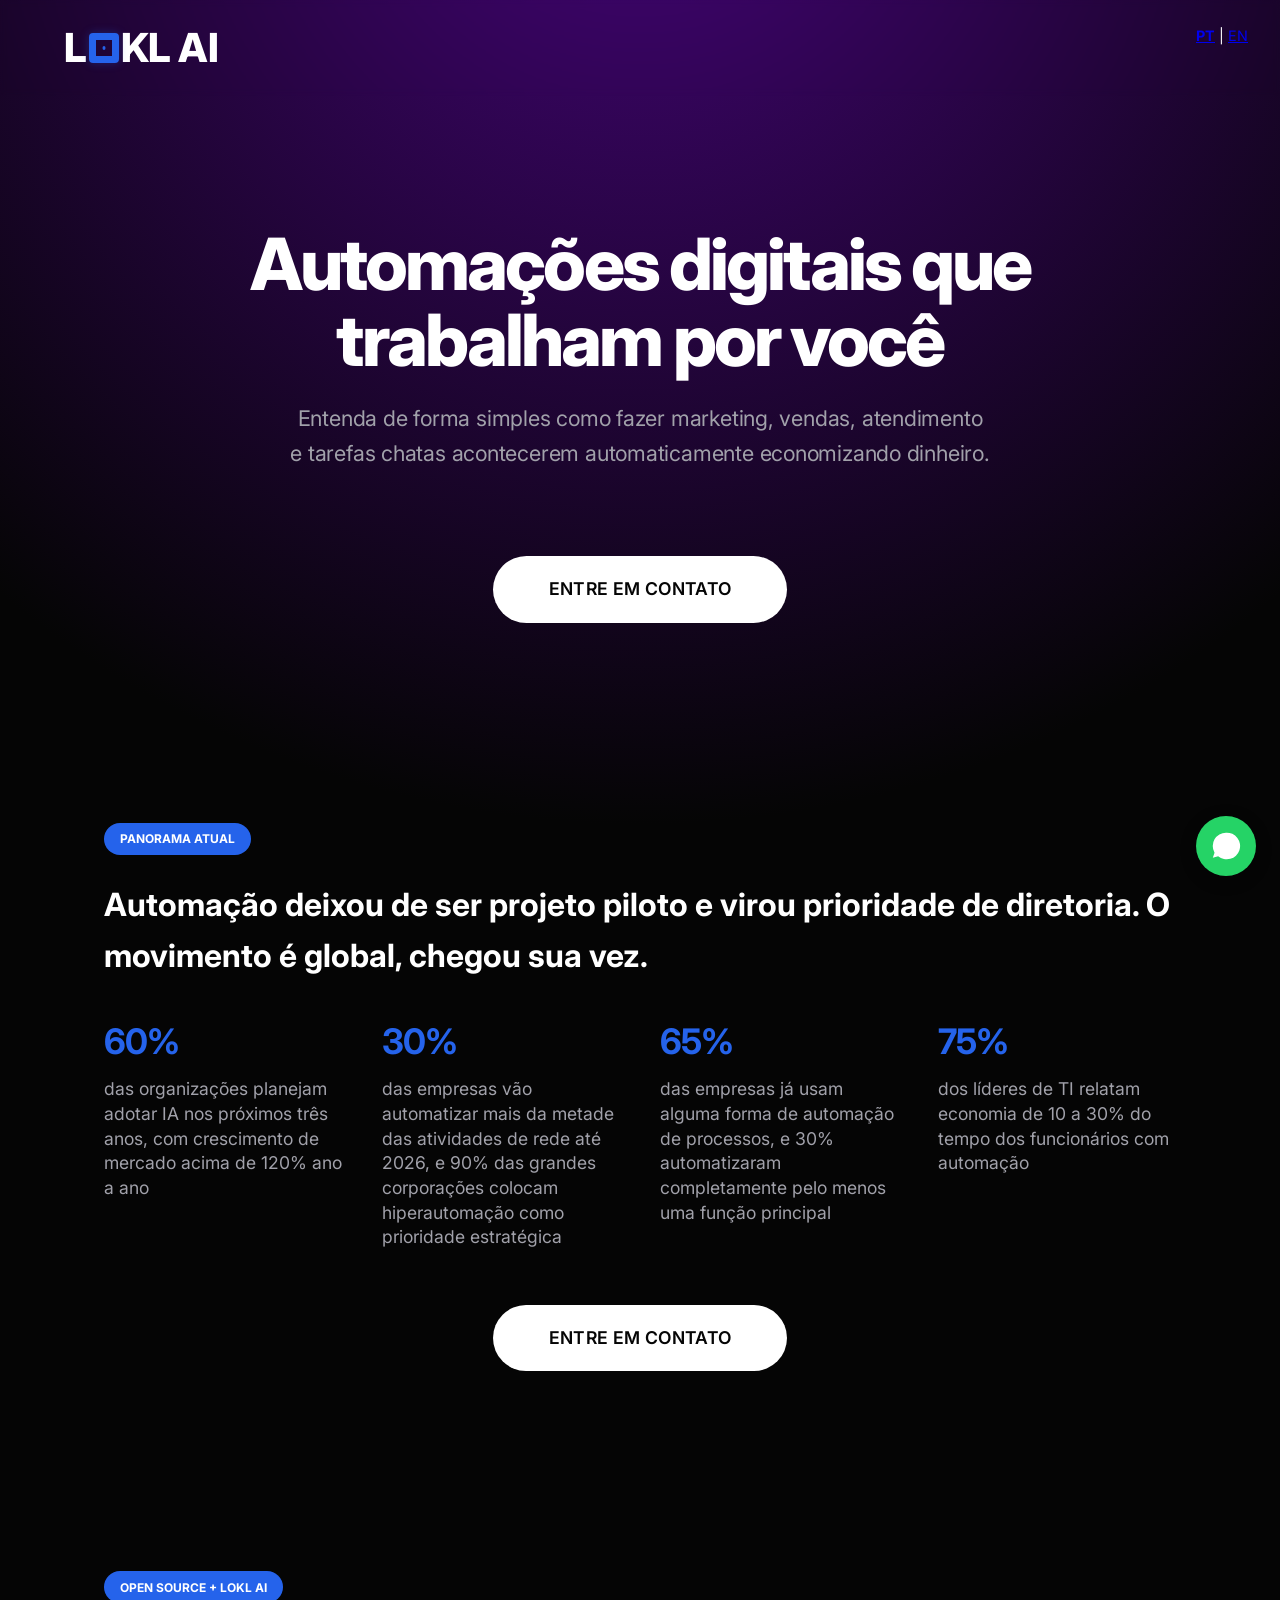
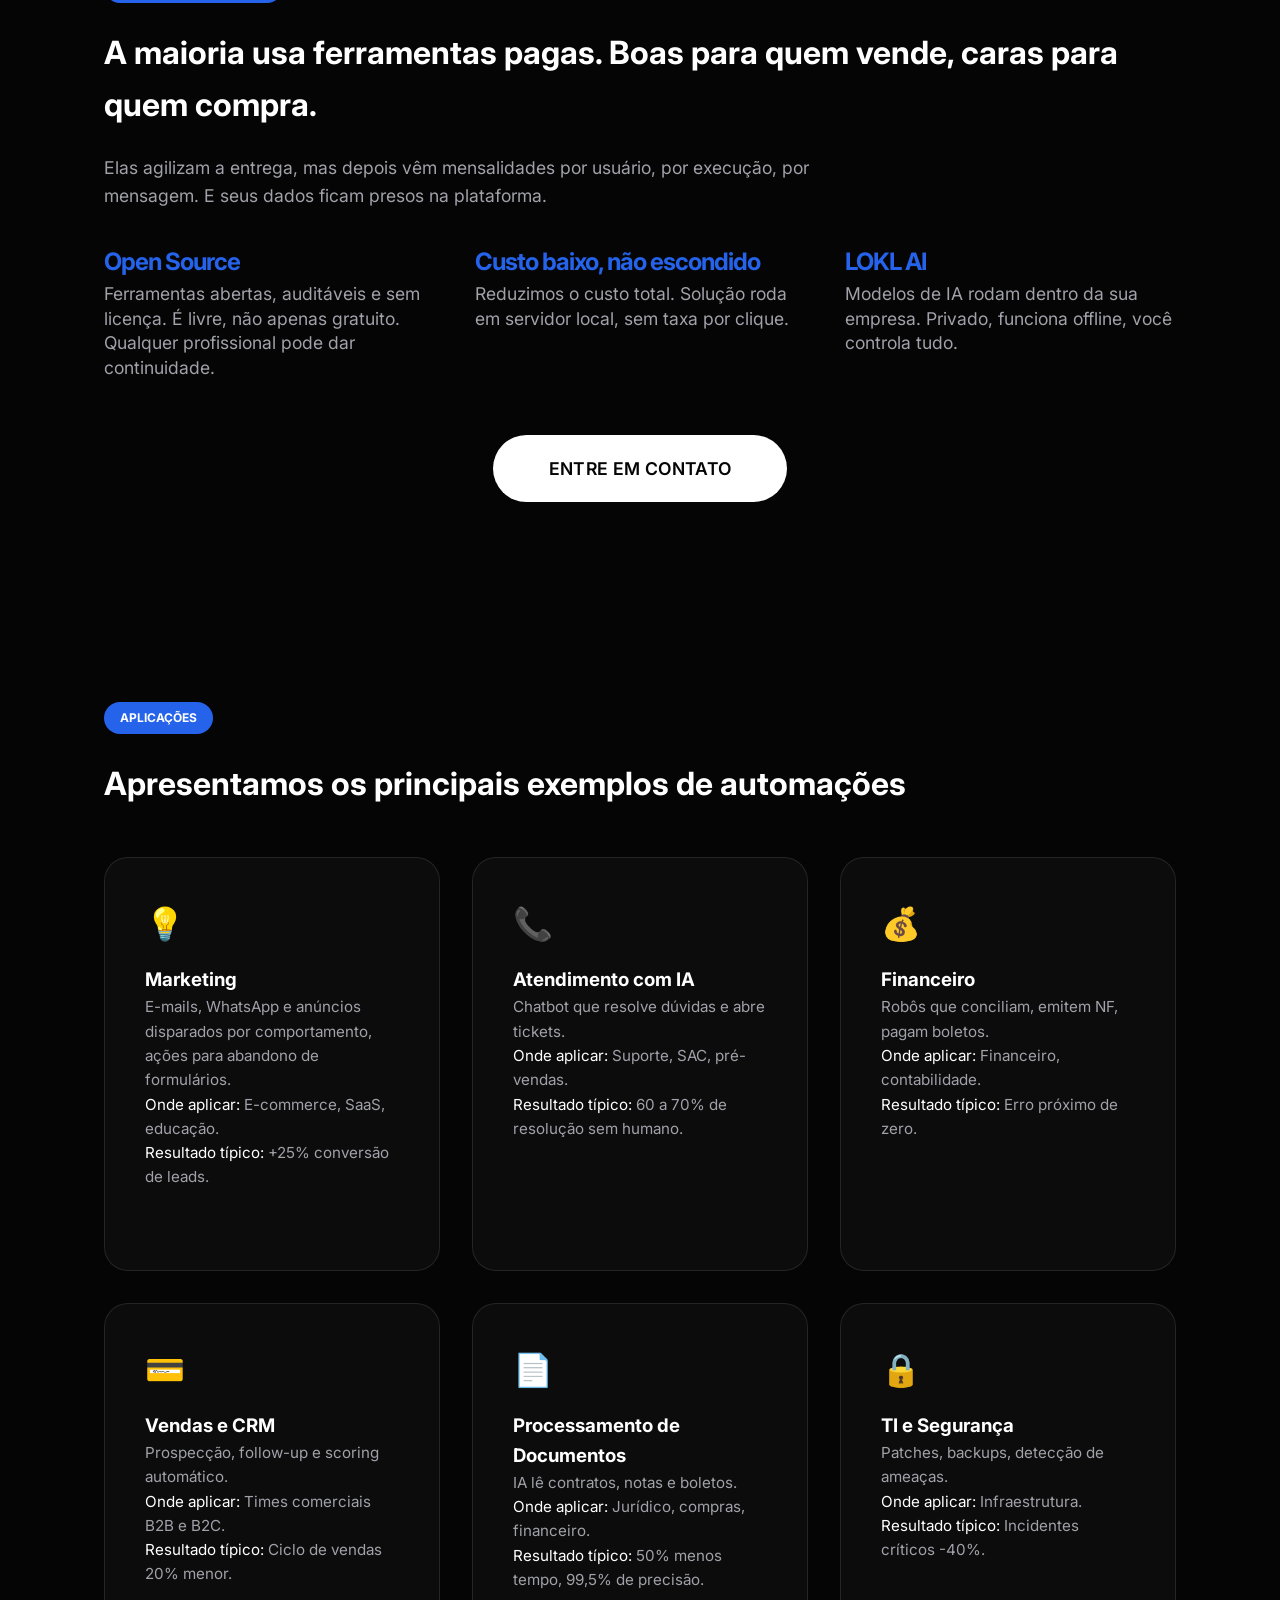
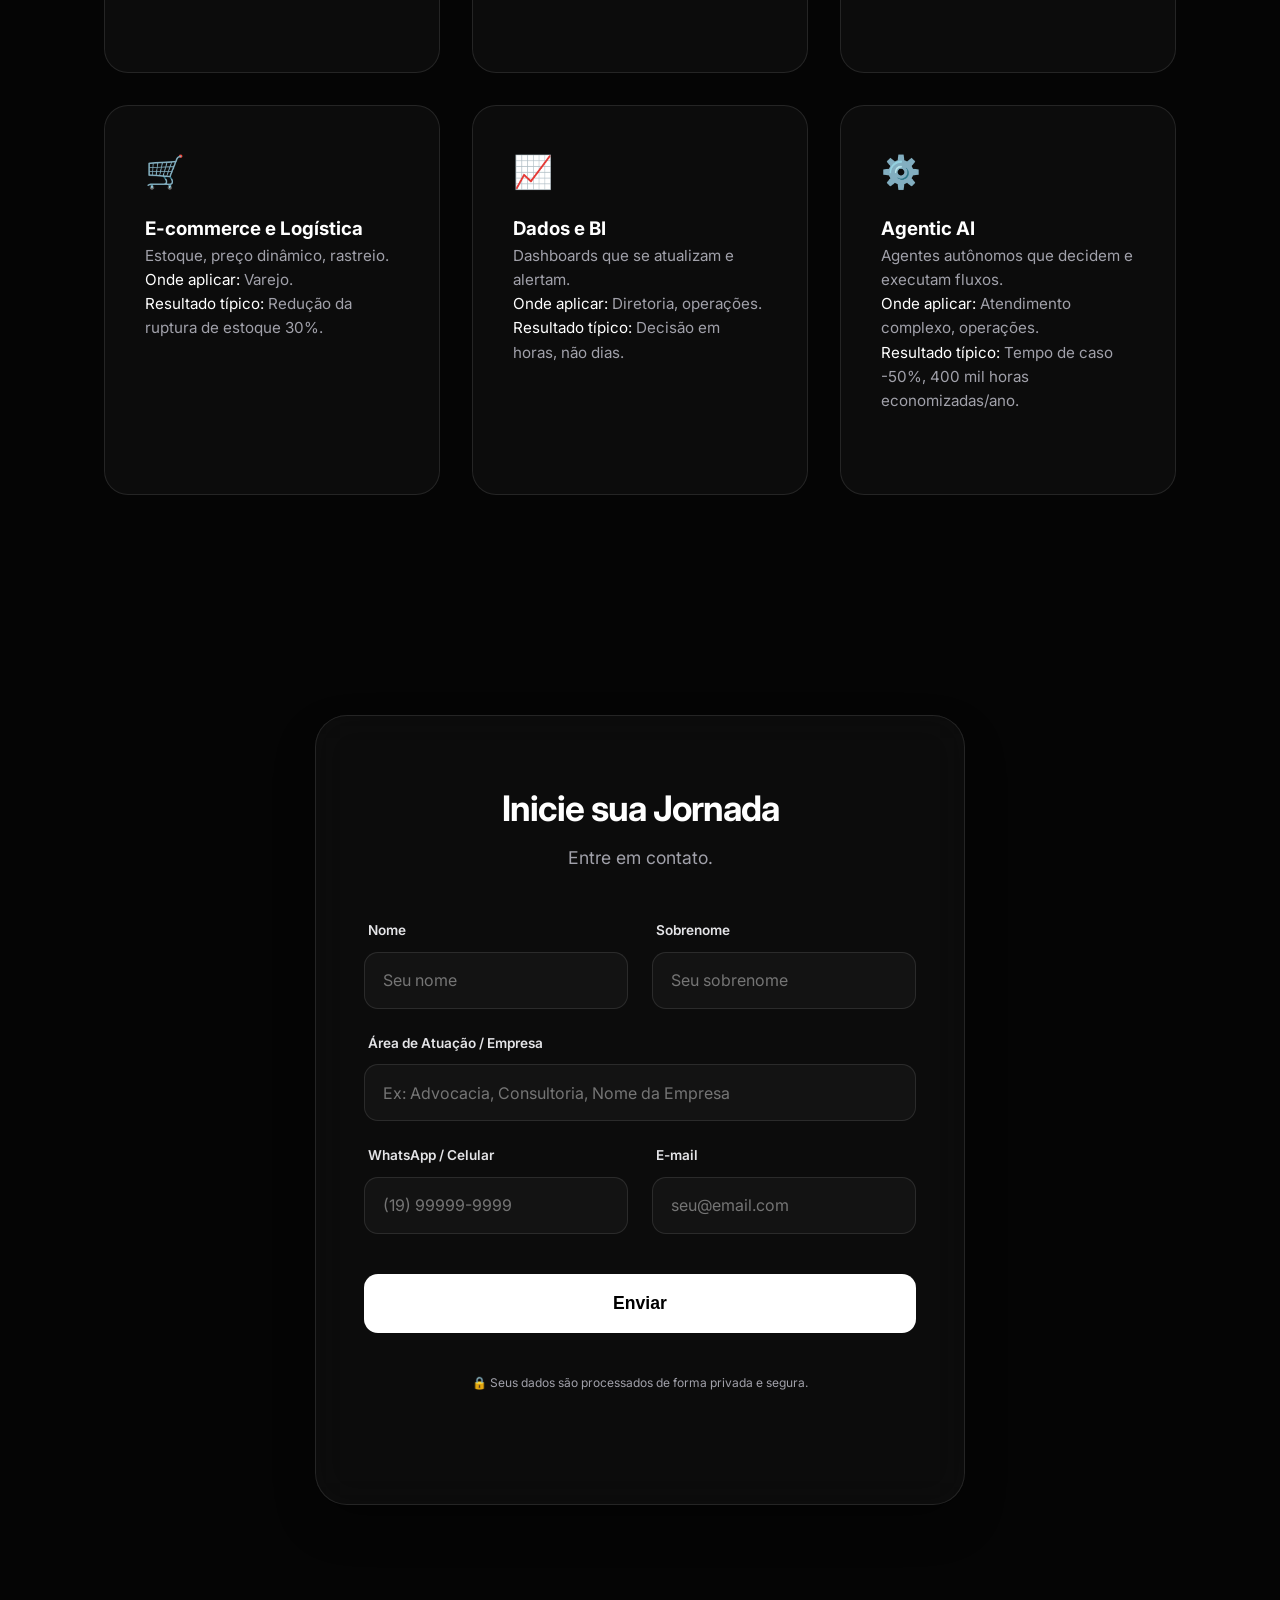
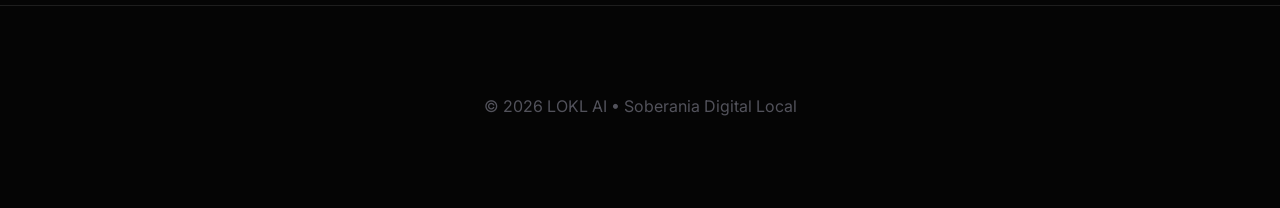
<file: index.html>
<!DOCTYPE html>
<html lang="pt-br">
<head>
    <!-- Google tag (gtag.js) -->
    <script async src="https://www.googletagmanager.com/gtag/js?id=G-Y2LW115CS9"></script>
    <script>
      window.dataLayer = window.dataLayer || [];
      function gtag(){dataLayer.push(arguments);}
      gtag('js', new Date());

      gtag('config', 'G-Y2LW115CS9');
    </script>

    <meta charset="UTF-8">
    <title>Gestão de Automações Digitais em Campinas | [Rafael Selmi]</title>
    <meta name="description" content="Automações com open source e IA local. Sem mensalidades caras. Mapeamos, criamos e gerenciamos seus fluxos de marketing, vendas e atendimento.">
    <meta name="viewport" content="width=device-width, initial-scale=1">
    <meta name="robots" content="index, follow">
    <link rel="canonical" href="https://loklai.com/">
    <link rel="alternate" hreflang="en" href="https://loklai.com/en/">
    <link rel="alternate" hreflang="pt-BR" href="https://loklai.com/">
    <link rel="alternate" hreflang="x-default" href="https://loklai.com/">

    <!-- idioma -->
    <html lang="pt-BR">

    <!-- Open Graph para WhatsApp, LinkedIn, Facebook -->
    <meta property="og:title" content="Gestão de Automações Digitais em Campinas">
    <meta property="og:description" content="Soluções open source e Local AI para sua empresa.">
    <meta property="og:type" content="website">
    <meta property="og:url" content="https://loklai.com/">
    <meta property="og:image" content="https://loklai.com/img/capa.jpg">

    <!-- Twitter -->
    <meta name="twitter:card" content="summary_large_image">

    <!-- Favicon -->
    <link rel="icon" href="/assets/favicon.ico">
    <link rel="apple-touch-icon" sizes="180x180" href="/assets/apple-touch-icon.png">
    <link rel="icon" type="image/png" sizes="32x32" href="/assets/favicon-32x32.png">
    <link rel="icon" type="image/png" sizes="16x16" href="/assets/favicon-16x16.png">
    <link rel="manifest" href="/assets/site.webmanifest">
    <link rel="preconnect" href="https://fonts.googleapis.com">
    <link href="https://fonts.googleapis.com/css2?family=Inter:wght@300;400;600;800&display=swap" rel="stylesheet">
    <link rel="stylesheet" href="style.css">

<!-- Dados estruturados (JSON-LD) -->
<script type="application/ld+json">
{
  "@context": "https://schema.org",
  "@graph": [
    {
      "@type": "LocalBusiness",
      "name": "Rafael Selmi - Automações Digitais",
      "description": "Implementação de automações com open source e IA local em Campinas",
      "url": "https://loklai.com",
      "telephone": "+55-19-98882-0402",
      "address": {
        "@type": "PostalAddress",
        "addressLocality": "Campinas",
        "addressRegion": "SP",
        "addressCountry": "BR"
      },
      "areaServed": "Brasil",
      "priceRange": "$$"
    },
    {
      "@type": "FAQPage",
      "mainEntity": [
        {
          "@type": "Question",
          "name": "É possível fazer automação sem pagar mensalidade?",
          "acceptedAnswer": {
            "@type": "Answer",
            "text": "Sim. Usando ferramentas open source como n8n, Rasa e Ollama, é possível rodar tudo localmente com custo zero de licença. Você paga apenas a infraestrutura, sem taxa por usuário ou por execução."
          }
        },
        {
          "@type": "Question",
          "name": "Quanto tempo leva para implementar a primeira automação?",
          "acceptedAnswer": {
            "@type": "Answer",
            "text": "Projetos simples como atendimento via WhatsApp ou envio de e-mails levam de 5 a 10 dias úteis. Projetos com IA local e integração com ERP/CRM levam de 3 a 6 semanas, dependendo da complexidade."
          }
        },
        {
          "@type": "Question",
          "name": "Meus dados ficam seguros com IA local?",
          "acceptedAnswer": {
            "@type": "Answer",
            "text": "Sim. Com a LOKL AI os modelos rodam dentro da sua empresa, sem enviar dados para nuvem externa. Isso garante privacidade total, conformidade com LGPD e funcionamento mesmo sem internet."
          }
        },
        {
          "@type": "Question",
          "name": "Open source não é mais frágil que ferramenta paga?",
          "acceptedAnswer": {
            "@type": "Answer",
            "text": "Não. Ferramentas como n8n e Rasa têm comunidades ativas e código auditável. A diferença é que você não fica preso a um fornecedor — qualquer profissional pode dar continuidade ao projeto."
          }
        },
        {
          "@type": "Question",
          "name": "Qual o ROI típico de um projeto de automação?",
          "acceptedAnswer": {
            "@type": "Answer",
            "text": "Clientes relatam economia de 11% a 30% do tempo da equipe, redução de 40% em incidentes de TI e ciclo de vendas até 20% menor. O payback médio é de 3 a 6 meses."
          }
        },
        {
          "@type": "Question",
          "name": "Vocês atendem fora de Campinas?",
          "acceptedAnswer": {
            "@type": "Answer",
            "text": "Sim. A implementação é 100% remota para qualquer país."
          }
        }
      ]
    }
  ]
}
</script>
</head>
<body>

    <div class="bg-glow"></div>

    <header>
    	<a href="#" class="logo">L<span class="logo-frame"></span>kl AI</a>
        <nav class="lang-switch" style="position:absolute;right:2rem;top:1.5rem;font-size:0.9rem;">
               <a href="/" hreflang="pt-BR"><strong>PT</strong></a> | <a href="/en/" hreflang="en">EN</a>
           </nav>
    </header>

    <main>
<!-- Hero Section -->
    <section class="hero reveal">
        <h1>Automações digitais que trabalham por você</h1>
        <p>Entenda de forma simples como fazer marketing, vendas, atendimento e tarefas chatas acontecerem automaticamente economizando dinheiro.</p>
        <div class="cta-container">
            <a href="#contato" class="cta-button">ENTRE EM CONTATO</a>
        </div>
    </section>

    <!-- Panorama atual -->
    <section class="infra-crisis reveal">
      <div class="crisis-content">
        <span class="badge">Panorama atual</span>
        <h2>Automação deixou de ser projeto piloto e virou prioridade de diretoria. O movimento é global, chegou sua vez.</h2>
        <div class="stats">
          <div class="stat-item"><strong>60%</strong> <span>das organizações planejam adotar IA nos próximos três anos, com crescimento de mercado acima de 120% ano a ano</span></div>
          <div class="stat-item"><strong>30%</strong> <span>das empresas vão automatizar mais da metade das atividades de rede até 2026, e 90% das grandes corporações colocam hiperautomação como prioridade estratégica</span></div>
          <div class="stat-item"><strong>65%</strong> <span>das empresas já usam alguma forma de automação de processos, e 30% automatizaram completamente pelo menos uma função principal</span></div>
          <div class="stat-item"><strong>75%</strong> <span>dos líderes de TI relatam economia de 10 a 30% do tempo dos funcionários com automação</span></div>
        </div>
        <div class="cta-container"><a href="#contato" class="cta-button">ENTRE EM CONTATO</a></div>
      </div>
    </section>

<!-- Open Source + LOKL AI -->
<section class="open-source">
  <div class="opensource-content">
    <span class="badge">Open Source + LOKL AI</span>
    <h2>A maioria usa ferramentas pagas. Boas para quem vende, caras para quem compra.</h2>
    <p>Elas agilizam a entrega, mas depois vêm mensalidades por usuário, por execução, por mensagem. E seus dados ficam presos na plataforma.</p>
    <div class="opensource">
      <div class="opensource-item"><strong>Open Source</strong> <span>Ferramentas abertas, auditáveis e sem licença. É livre, não apenas gratuito. Qualquer profissional pode dar continuidade.</span></div>
      <div class="opensource-item"><strong>Custo baixo, não escondido</strong> <span>Reduzimos o custo total. Solução roda em servidor local, sem taxa por clique.</span></div>
      <div class="opensource-item"><strong>LOKL AI</strong> <span>Modelos de IA rodam dentro da sua empresa. Privado, funciona offline, você controla tudo.</span></div>
    </div>
    <div class="cta-container"><a href="#contato" class="cta-button">ENTRE EM CONTATO</a></div>
  </div>
</section>

<!-- Exemplos de automações -->
    <section class="infra-crisis reveal">
        <div class="feature-content">
            <span class="badge">Aplicações</span>
            <h2>Apresentamos os principais exemplos de automações</h2>
        </div>
            
            <div class="rag-grid">
                <div class="rag-item">
                    <div class="rag-icon">💡</div>
                        <h3>Marketing</h3>
                        <p>E-mails, WhatsApp e anúncios disparados por comportamento, ações para abandono de formulários.<br>
                        <span>Onde aplicar:</span> E-commerce, SaaS, educação.<br>
                    <span>Resultado típico:</span> +25% conversão de leads.</p>
                </div>
                <div class="rag-item">
                    <div class="rag-icon">📞</div>
                    <h3>Atendimento com IA</h3>
                        <p>Chatbot que resolve dúvidas e abre tickets.<br>
                        <span>Onde aplicar:</span> Suporte, SAC, pré-vendas.<br>
                        <span>Resultado típico:</span> 60 a 70% de resolução sem humano.</p>
                </div>
                <div class="rag-item">
                    <div class="rag-icon">💰</div>
                        <h3>Financeiro</h3>
                        <p>Robôs que conciliam, emitem NF, pagam boletos.<br>
                        <span>Onde aplicar:</span> Financeiro, contabilidade.<br>
                        <span>Resultado típico:</span> Erro próximo de zero.</p>
                </div>
                <div class="rag-item">
                    <div class="rag-icon">💳</div>
                        <h3>Vendas e CRM</h3>
                        <p>Prospecção, follow-up e scoring automático.<br>
                        <span>Onde aplicar:</span> Times comerciais B2B e B2C.<br>
                        <span>Resultado típico:</span> Ciclo de vendas 20% menor.</p>
                </div>
                <div class="rag-item">
                    <div class="rag-icon">📄</div>
                        <h3>Processamento de Documentos</h3>
                        <p>IA lê contratos, notas e boletos.<br>
                        <span>Onde aplicar:</span> Jurídico, compras, financeiro.<br>
                        <span>Resultado típico:</span> 50% menos tempo, 99,5% de precisão.</p>
                </div>
                <div class="rag-item">
                    <div class="rag-icon">🔒</div>
                        <h3>TI e Segurança</h3>
                        <p>Patches, backups, detecção de ameaças.<br>
                        <span>Onde aplicar:</span> Infraestrutura.<br>
                        <span>Resultado típico:</span> Incidentes críticos -40%.</p>
                </div>
                <div class="rag-item">
                    <div class="rag-icon">🛒</div>
                        <h3>E-commerce e Logística</h3>
                        <p>Estoque, preço dinâmico, rastreio.<br>
                        <span>Onde aplicar:</span> Varejo.<br>
                        <span>Resultado típico:</span> Redução da ruptura de estoque 30%.</p>
                </div>
                <div class="rag-item">
                    <div class="rag-icon">📈</div>
                        <h3>Dados e BI</h3>
                        <p>Dashboards que se atualizam e alertam.<br>
                        <span>Onde aplicar:</span> Diretoria, operações.<br>
                        <span>Resultado típico:</span> Decisão em horas, não dias.</p>
                </div>
                <div class="rag-item">
                    <div class="rag-icon">⚙️</div>
                        <h3>Agentic AI</h3>
                        <p>Agentes autônomos que decidem e executam fluxos.<br>
                        <span>Onde aplicar:</span> Atendimento complexo, operações.<br>
                        <span>Resultado típico:</span> Tempo de caso -50%, 400 mil horas economizadas/ano.</p>
                </div>
        </div>
    </section>

<!-- Seção de Contato -->
    <section id="contato" class="contact-section reveal">
        <div class="contact-container">
            <h2>Inicie sua Jornada</h2>
            <p>Entre em contato.</p>
            <form class="contact-form" action="https://formspree.io/f/xwvrzway" method="POST">
                <div class="form-row">
                    <div class="form-group">
                        <label>Nome</label>
                        <input type="text" name="firstName" placeholder="Seu nome" required>
                    </div>
                    <div class="form-group">
                        <label>Sobrenome</label>
                        <input type="text" name="lastName" placeholder="Seu sobrenome" required>
                    </div>
                </div>
                
                <div class="form-group">
                    <label>Área de Atuação / Empresa</label>
                    <input type="text" name="businessArea" placeholder="Ex: Advocacia, Consultoria, Nome da Empresa">
                </div>

                <div class="form-row">
                    <div class="form-group">
                        <label>WhatsApp / Celular</label>
                        <input type="tel" name="whatsapp" placeholder="(19) 99999-9999" required>
                    </div>
                    <div class="form-group">
                        <label>E-mail</label>
                        <input type="email" name="email" placeholder="seu@email.com" required>
                    </div>
                </div>

                <button type="submit" class="cta-button-form">Enviar</button>
                <p class="subtitle" style="font-size: 0.75rem; margin-top: 1rem; text-align: center;">
                    🔒 Seus dados são processados de forma privada e segura.
                </p>
            </form>
        </div>
    </section>
</main>

<!-- Footer -->
    <footer>
        <div class="footer-content">
            <p>&copy; 2026 LOKL AI • Soberania Digital Local</p>
        </div>
    </footer>

    <script src="script.js"></script>

    <!-- WIDGET LOKLAI -->
    <div class="lk-chat-btn" id="lkBtn" aria-label="Abrir chat">
      <svg viewBox="0 0 24 24"><path d="M17.5 14.3c-.3-.2-1.7-.8-2-1-.3-.2-.5-.2-.7.2-.2.3-.8 1-1 1.2-.2.2-.4.2-.7.1-1-.3-2-1-2.7-1.8-.7-.7-1.2-1.6-1.3-1.8-.1-.3 0-.5.1-.7l.5-.6c.1-.2.2-.4.2-.6 0-.2 0-.4-.1-.5L9 7.2c-.2-.5-.5-.4-.7-.4h-.6C7.4 6.8 7 7 6.8 7.4c-.5 1-.5 2 0 3.6.7 1.3 1.6 2.5 2.7 3.6 1.1 1.1 2.3 2 3.6 2.7 1.6.5 2.6.5 3.6 0.4-.2.6-.6.4-1l-.2-.6c-.1-.2-.3-.4z"/><path d="M12 2a10 10 0 0 0-8.6 15l-1.3 3.9 4-1.3A10 10 0 1 0 12 2z"/></svg>
    </div>

    <div class="lk-chat" id="lkChat">
      <div class="lk-h">
        <div class="lk-h-avatar">L</div>
        <div><h4>LOKL AI</h4><span>Responde em segundos</span></div>
      </div>
      <div class="lk-m" id="lkMsgs"></div>
      <div class="lk-i">
        <input id="lkInput" placeholder="Digite..." autocomplete="off">
        <button id="lkSend">Enviar</button>
      </div>
    </div>

<script src="/widget.js?v=5"></script>
<script src="/form-abandono.js?v=1"></script>

</body>
</html>
</file>
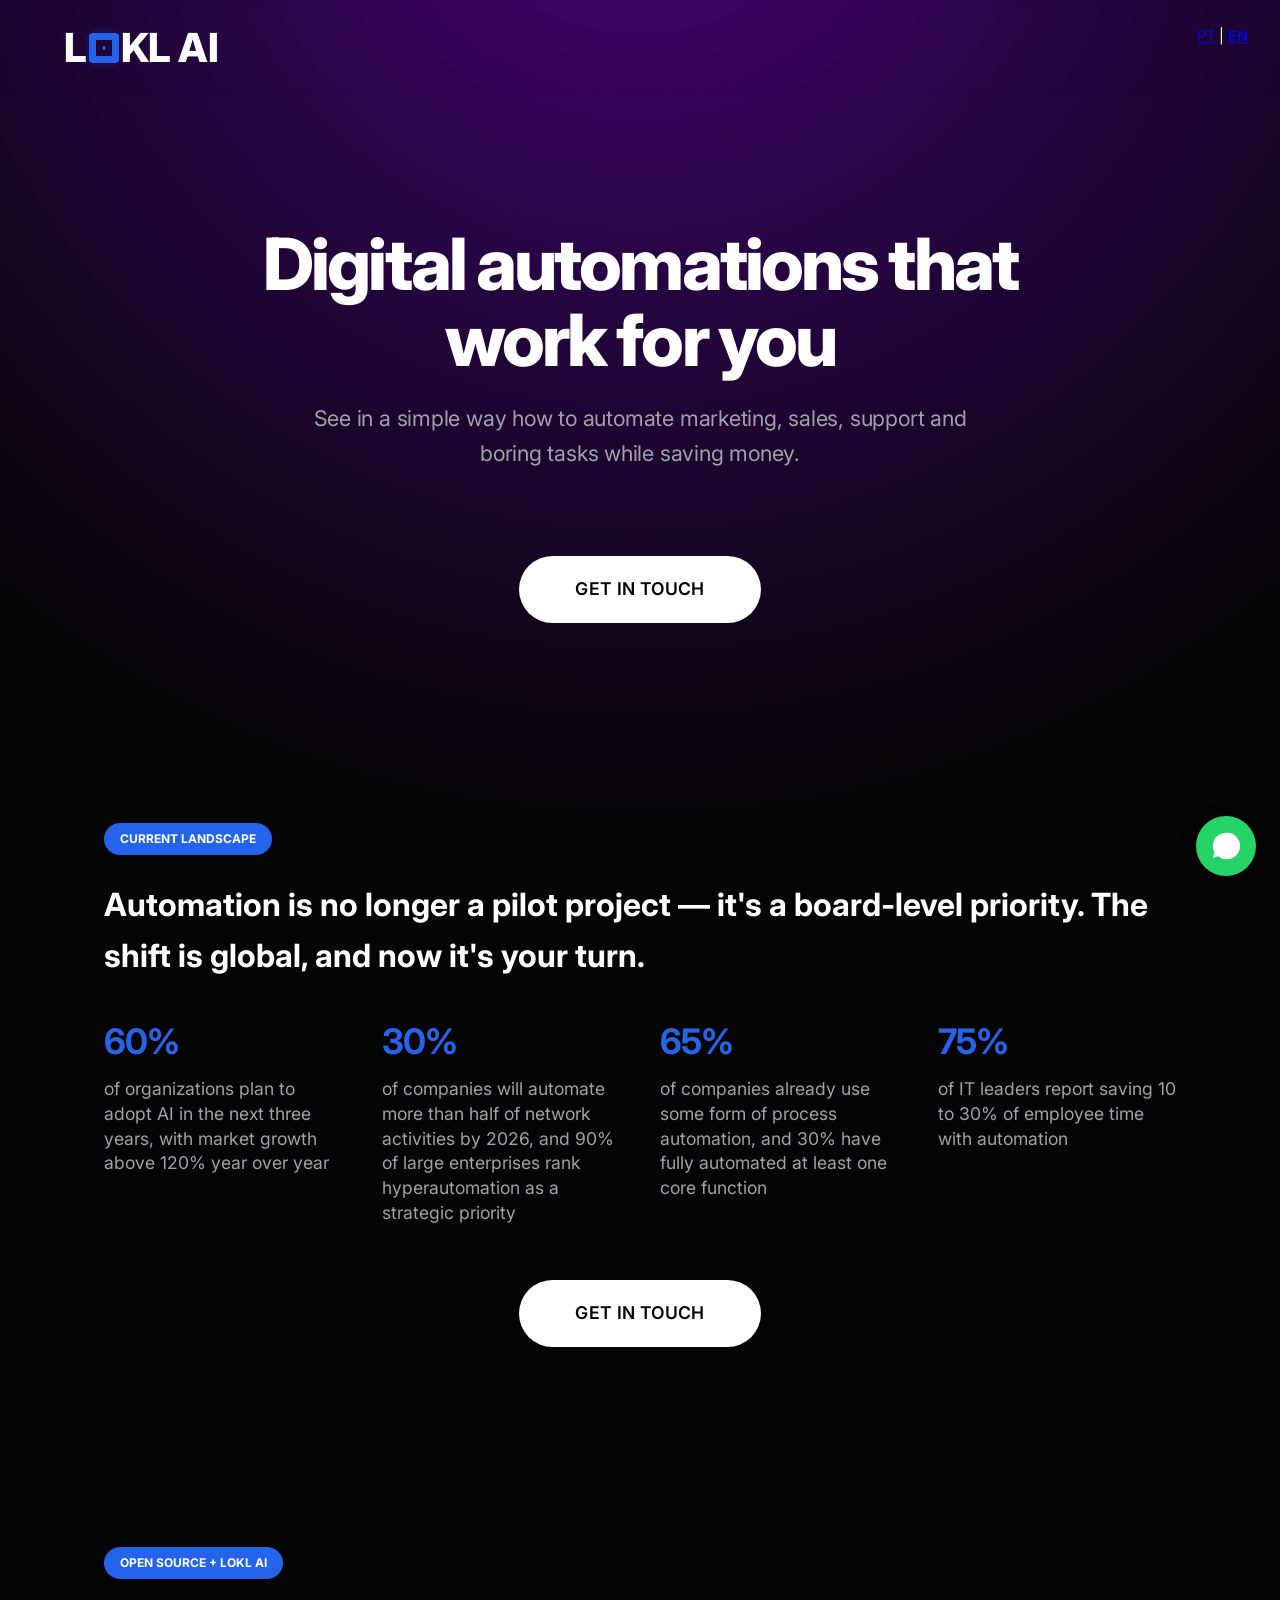
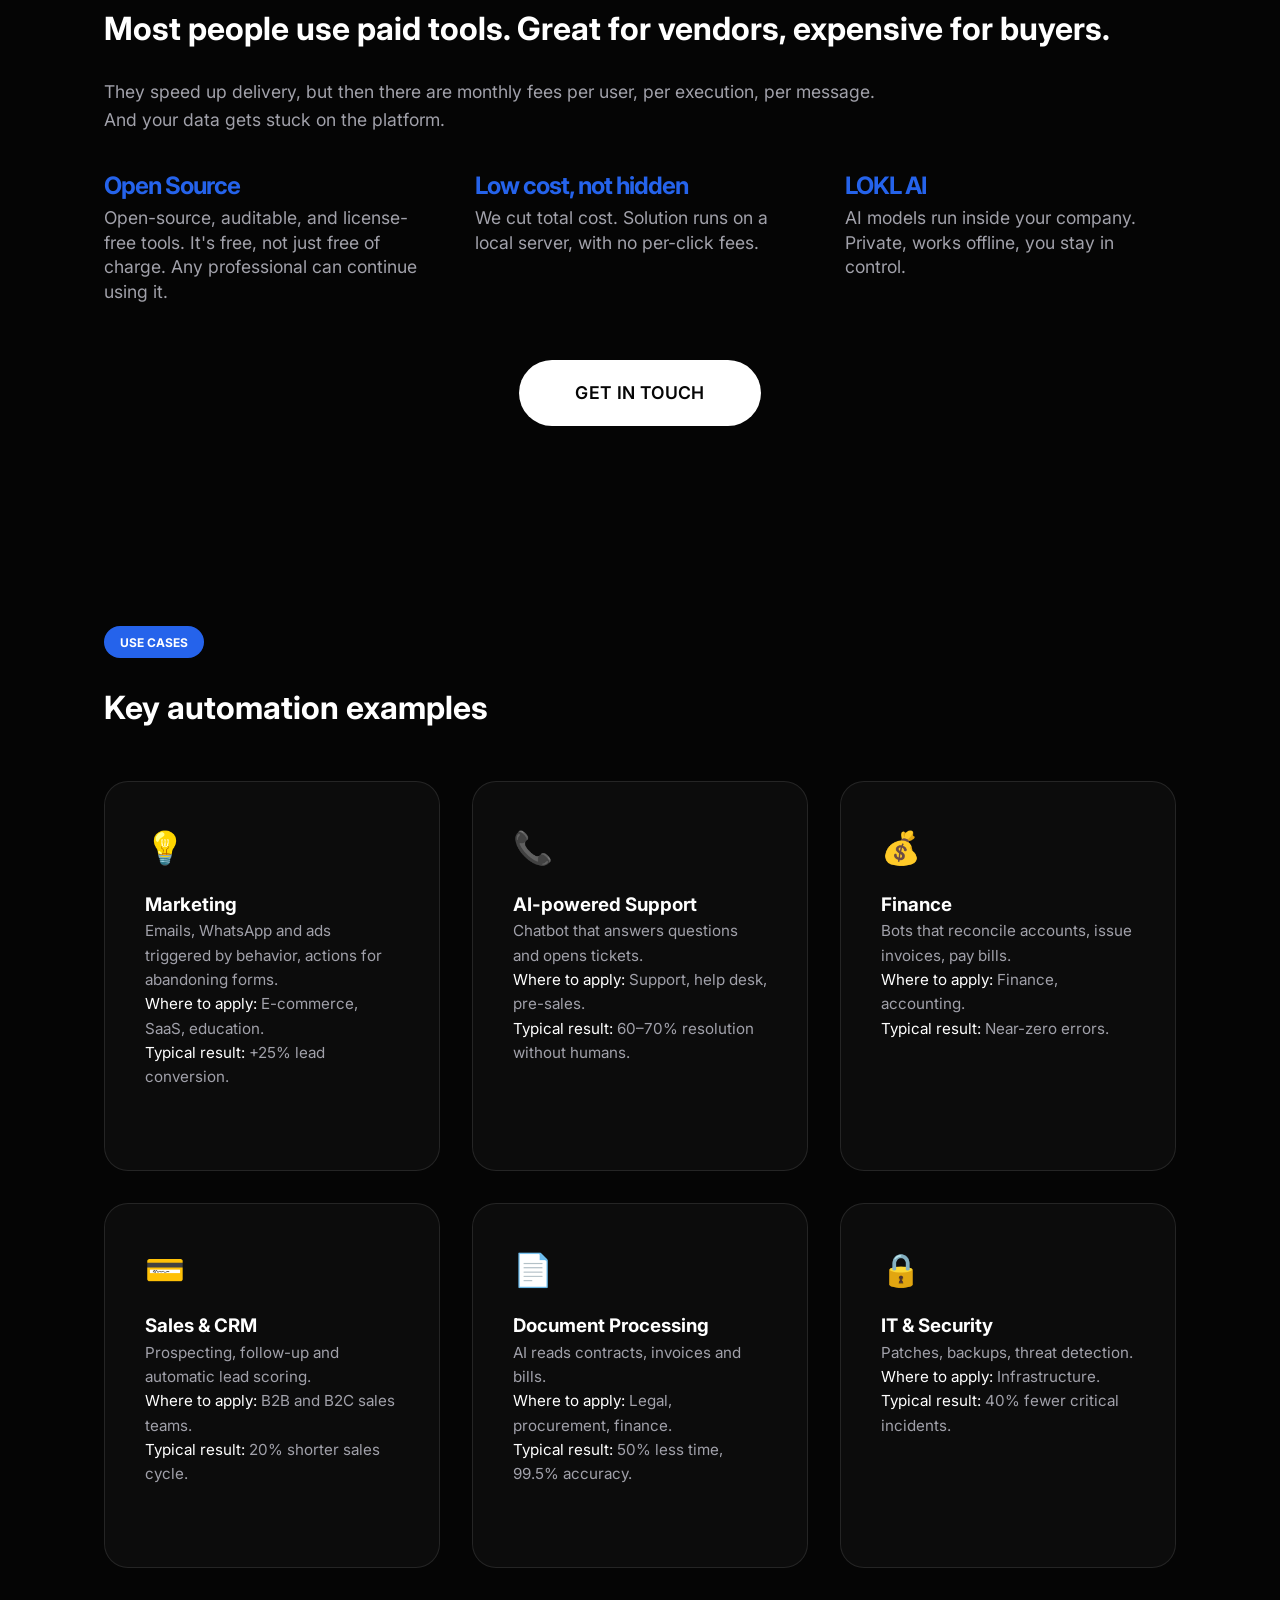
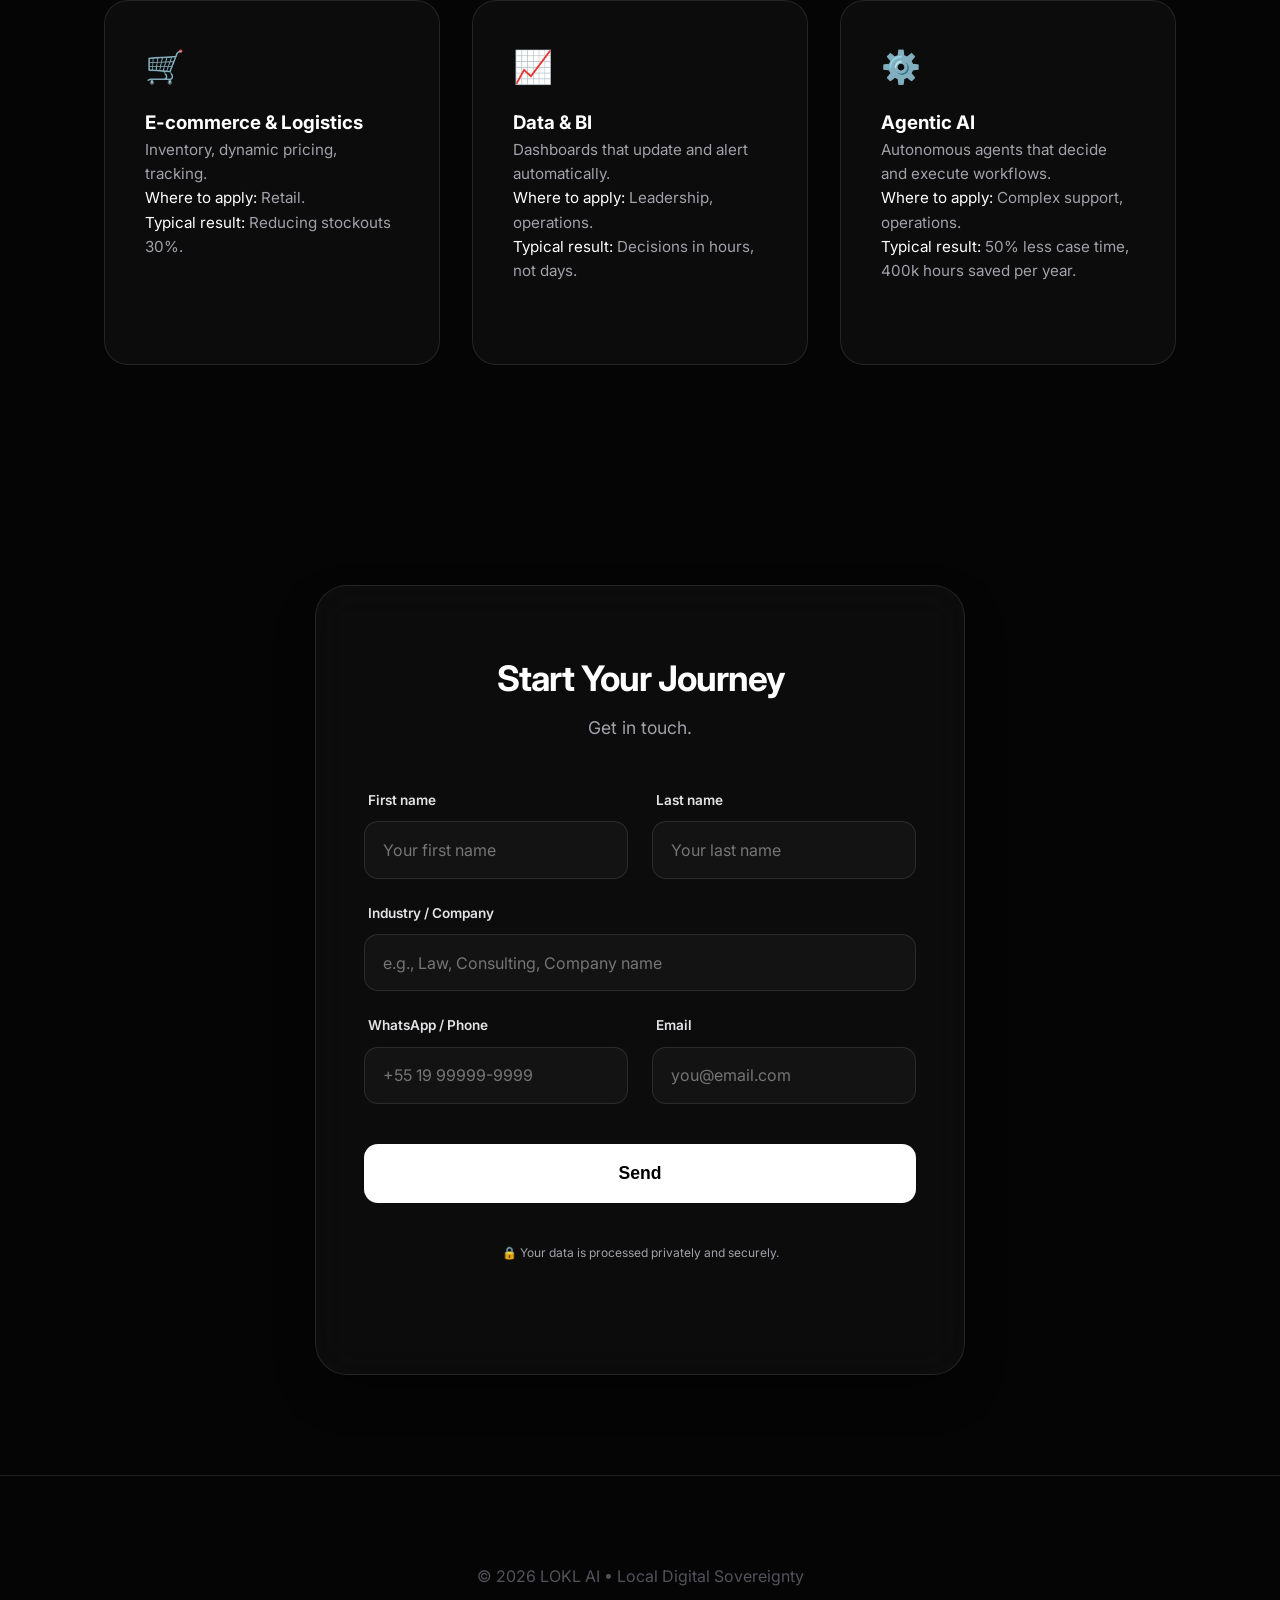
<file: en/index.html>
<!DOCTYPE html>
<html lang="en">
<head>
    <!-- Google tag (gtag.js) -->
    <script async src="https://www.googletagmanager.com/gtag/js?id=G-Y2LW115CS9"></script>
    <script>
      window.dataLayer = window.dataLayer || [];
      function gtag(){dataLayer.push(arguments);}
      gtag('js', new Date());

      gtag('config', 'G-Y2LW115CS9');
    </script>

    <meta charset="UTF-8">
    <title>Digital Automation Management in Campinas | Rafael Selmi</title>
    <meta name="description" content="Open-source automations with local AI. No expensive subscriptions. We map, build and manage your marketing, sales and support workflows.">
    <meta name="viewport" content="width=device-width, initial-scale=1">
    <meta name="robots" content="index, follow">
    <link rel="canonical" href="https://loklai.com/en/">
    <link rel="alternate" hreflang="pt-BR" href="https://loklai.com/">
    <link rel="alternate" hreflang="en" href="https://loklai.com/en/">
    <link rel="alternate" hreflang="x-default" href="https://loklai.com/">

    <!-- Open Graph -->
    <meta property="og:title" content="Digital Automation Management in Campinas">
    <meta property="og:description" content="Open-source solutions and Local AI for your business.">
    <meta property="og:type" content="website">
    <meta property="og:url" content="https://loklai.com/en/">
    <meta property="og:image" content="https://loklai.com/img/capa.jpg">

    <!-- Twitter -->
    <meta name="twitter:card" content="summary_large_image">

    <link rel="icon" href="/assets/favicon.ico">
    <link rel="apple-touch-icon" sizes="180x180" href="/assets/apple-touch-icon.png">
    <link rel="icon" type="image/png" sizes="32x32" href="/assets/favicon-32x32.png">
    <link rel="icon" type="image/png" sizes="16x16" href="/assets/favicon-16x16.png">
    <link rel="manifest" href="/assets/site.webmanifest">
    <link rel="preconnect" href="https://fonts.googleapis.com">
    <link href="https://fonts.googleapis.com/css2?family=Inter:wght@300;400;600;800&display=swap" rel="stylesheet">
    <link rel="stylesheet" href="/style.css">

<script type="application/ld+json">
{
  "@context": "https://schema.org",
  "@graph": [
    {
      "@type": "LocalBusiness",
      "name": "Rafael Selmi - Digital Automations",
      "description": "Implementation of open-source automations with local AI in Campinas",
      "url": "https://loklai.com/en",
      "telephone": "+55-19-98882-0402",
      "address": {
        "@type": "PostalAddress",
        "addressLocality": "Campinas",
        "addressRegion": "SP",
        "addressCountry": "BR"
      },
      "areaServed": "Worldwide",
      "priceRange": "$$"
    },
    {
      "@type": "FAQPage",
      "mainEntity": [
        {
          "@type": "Question",
          "name": "Can I automate without paying a monthly fee?",
          "acceptedAnswer": {
            "@type": "Answer",
            "text": "Yes. Using open-source tools like n8n, Rasa and Ollama, you can run everything locally with zero license cost. You only pay for infrastructure, with no per-user or per-execution fees."
          }
        },
        {
          "@type": "Question",
          "name": "How long does it take to implement the first automation?",
          "acceptedAnswer": {
            "@type": "Answer",
            "text": "Simple projects like WhatsApp support or email sending take 5 to 10 business days. Projects with local AI and ERP/CRM integration take 3 to 6 weeks, depending on complexity."
          }
        },
        {
          "@type": "Question",
          "name": "Is my data safe with local AI?",
          "acceptedAnswer": {
            "@type": "Answer",
            "text": "Yes. With LOKL AI, models run inside your company, without sending data to external clouds. This ensures full privacy, LGPD compliance, and operation even offline."
          }
        },
        {
          "@type": "Question",
          "name": "Isn't open source more fragile than paid tools?",
          "acceptedAnswer": {
            "@type": "Answer",
            "text": "No. Tools like n8n and Rasa have active communities and auditable code. The difference is you're not locked to a vendor — any professional can continue the project."
          }
        },
        {
          "@type": "Question",
          "name": "What is the typical ROI of an automation project?",
          "acceptedAnswer": {
            "@type": "Answer",
            "text": "Clients report 11% to 30% team time savings, 40% fewer IT incidents, and up to 20% shorter sales cycles. Average payback is 3 to 6 months."
          }
        },
        {
          "@type": "Question",
          "name": "Do you serve outside Campinas?",
          "acceptedAnswer": {
            "@type": "Answer",
            "text": "Yes. Implementation is 100% remote for any country."
          }
        }
      ]
    }
  ]
}
</script>
</head>
<body>

    <div class="bg-glow"></div>

    <header>
        <a href="/en/" class="logo">L<span class="logo-frame"></span>kl AI</a>
        <nav class="lang-switch" style="position:absolute;right:2rem;top:1.5rem;font-size:0.9rem;">
            <a href="/" hreflang="pt-BR">PT</a> | <a href="/en/" hreflang="en"><strong>EN</strong></a>
        </nav>
    </header>

    <main>
    <section class="hero reveal">
        <h1>Digital automations that work for you</h1>
        <p>See in a simple way how to automate marketing, sales, support and boring tasks while saving money.</p>
        <div class="cta-container">
            <a href="#contact" class="cta-button">GET IN TOUCH</a>
        </div>
    </section>

    <section class="infra-crisis reveal">
      <div class="crisis-content">
        <span class="badge">Current landscape</span>
        <h2>Automation is no longer a pilot project — it's a board-level priority. The shift is global, and now it's your turn.</h2>
        <div class="stats">
          <div class="stat-item"><strong>60%</strong> <span>of organizations plan to adopt AI in the next three years, with market growth above 120% year over year</span></div>
          <div class="stat-item"><strong>30%</strong> <span>of companies will automate more than half of network activities by 2026, and 90% of large enterprises rank hyperautomation as a strategic priority</span></div>
          <div class="stat-item"><strong>65%</strong> <span>of companies already use some form of process automation, and 30% have fully automated at least one core function</span></div>
          <div class="stat-item"><strong>75%</strong> <span>of IT leaders report saving 10 to 30% of employee time with automation</span></div>
        </div>
        <div class="cta-container"><a href="#contact" class="cta-button">GET IN TOUCH</a></div>
      </div>
    </section>

<section class="open-source">
  <div class="opensource-content">
    <span class="badge">Open Source + LOKL AI</span>
    <h2>Most people use paid tools. Great for vendors, expensive for buyers.</h2>
    <p>They speed up delivery, but then there are monthly fees per user, per execution, per message. And your data gets stuck on the platform.</p>
    <div class="opensource">
      <div class="opensource-item"><strong>Open Source</strong> <span>Open-source, auditable, and license-free tools. It's free, not just free of charge. Any professional can continue using it.</span></div>
      <div class="opensource-item"><strong>Low cost, not hidden</strong> <span>We cut total cost. Solution runs on a local server, with no per-click fees.</span></div>
      <div class="opensource-item"><strong>LOKL AI</strong> <span>AI models run inside your company. Private, works offline, you stay in control.</span></div>
    </div>
    <div class="cta-container"><a href="#contact" class="cta-button">GET IN TOUCH</a></div>
  </div>
</section>

    <section class="infra-crisis reveal">
        <div class="feature-content">
            <span class="badge">Use cases</span>
            <h2>Key automation examples</h2>
        </div>
            <div class="rag-grid">
                <div class="rag-item">
                    <div class="rag-icon">💡</div>
                        <h3>Marketing</h3>
                        <p>Emails, WhatsApp and ads triggered by behavior, actions for abandoning forms.<br>
                        <span>Where to apply:</span> E-commerce, SaaS, education.<br>
                    <span>Typical result:</span> +25% lead conversion.</p>
                </div>
                <div class="rag-item">
                    <div class="rag-icon">📞</div>
                    <h3>AI-powered Support</h3>
                        <p>Chatbot that answers questions and opens tickets.<br>
                        <span>Where to apply:</span> Support, help desk, pre-sales.<br>
                        <span>Typical result:</span> 60–70% resolution without humans.</p>
                </div>
                <div class="rag-item">
                    <div class="rag-icon">💰</div>
                        <h3>Finance</h3>
                        <p>Bots that reconcile accounts, issue invoices, pay bills.<br>
                        <span>Where to apply:</span> Finance, accounting.<br>
                        <span>Typical result:</span> Near-zero errors.</p>
                </div>
                <div class="rag-item">
                    <div class="rag-icon">💳</div>
                        <h3>Sales & CRM</h3>
                        <p>Prospecting, follow-up and automatic lead scoring.<br>
                        <span>Where to apply:</span> B2B and B2C sales teams.<br>
                        <span>Typical result:</span> 20% shorter sales cycle.</p>
                </div>
                <div class="rag-item">
                    <div class="rag-icon">📄</div>
                        <h3>Document Processing</h3>
                        <p>AI reads contracts, invoices and bills.<br>
                        <span>Where to apply:</span> Legal, procurement, finance.<br>
                        <span>Typical result:</span> 50% less time, 99.5% accuracy.</p>
                </div>
                <div class="rag-item">
                    <div class="rag-icon">🔒</div>
                        <h3>IT & Security</h3>
                        <p>Patches, backups, threat detection.<br>
                        <span>Where to apply:</span> Infrastructure.<br>
                        <span>Typical result:</span> 40% fewer critical incidents.</p>
                </div>
                <div class="rag-item">
                    <div class="rag-icon">🛒</div>
                        <h3>E-commerce & Logistics</h3>
                        <p>Inventory, dynamic pricing, tracking.<br>
                        <span>Where to apply:</span> Retail.<br>
                        <span>Typical result:</span> Reducing stockouts 30%.</p>
                </div>
                <div class="rag-item">
                    <div class="rag-icon">📈</div>
                        <h3>Data & BI</h3>
                        <p>Dashboards that update and alert automatically.<br>
                        <span>Where to apply:</span> Leadership, operations.<br>
                        <span>Typical result:</span> Decisions in hours, not days.</p>
                </div>
                <div class="rag-item">
                    <div class="rag-icon">⚙️</div>
                        <h3>Agentic AI</h3>
                        <p>Autonomous agents that decide and execute workflows.<br>
                        <span>Where to apply:</span> Complex support, operations.<br>
                        <span>Typical result:</span> 50% less case time, 400k hours saved per year.</p>
                </div>
        </div>
    </section>

    <section id="contact" class="contact-section reveal">
        <div class="contact-container">
            <h2>Start Your Journey</h2>
            <p>Get in touch.</p>
            <form class="contact-form" action="https://formspree.io/f/xwvrzway" method="POST">
                <div class="form-row">
                    <div class="form-group">
                        <label>First name</label>
                        <input type="text" name="firstName" placeholder="Your first name" required>
                    </div>
                    <div class="form-group">
                        <label>Last name</label>
                        <input type="text" name="lastName" placeholder="Your last name" required>
                    </div>
                </div>
                
                <div class="form-group">
                    <label>Industry / Company</label>
                    <input type="text" name="businessArea" placeholder="e.g., Law, Consulting, Company name">
                </div>

                <div class="form-row">
                    <div class="form-group">
                        <label>WhatsApp / Phone</label>
                        <input type="tel" name="whatsapp" placeholder="+55 19 99999-9999" required>
                    </div>
                    <div class="form-group">
                        <label>Email</label>
                        <input type="email" name="email" placeholder="you@email.com" required>
                    </div>
                </div>

                <button type="submit" class="cta-button-form">Send</button>
                <p class="subtitle" style="font-size: 0.75rem; margin-top: 1rem; text-align: center;">
                    🔒 Your data is processed privately and securely.
                </p>
            </form>
        </div>
    </section>
</main>

    <footer>
        <div class="footer-content">
            <p>&copy; 2026 LOKL AI • Local Digital Sovereignty</p>
        </div>
    </footer>

    <script src="/script.js"></script>

    <!-- WIDGET LOKLAI -->
    <div class="lk-chat-btn" id="lkBtn" aria-label="Abrir chat">
      <svg viewBox="0 0 24 24"><path d="M17.5 14.3c-.3-.2-1.7-.8-2-1-.3-.2-.5-.2-.7.2-.2.3-.8 1-1 1.2-.2.2-.4.2-.7.1-1-.3-2-1-2.7-1.8-.7-.7-1.2-1.6-1.3-1.8-.1-.3 0-.5.1-.7l.5-.6c.1-.2.2-.4.2-.6 0-.2 0-.4-.1-.5L9 7.2c-.2-.5-.5-.4-.7-.4h-.6C7.4 6.8 7 7 6.8 7.4c-.5 1-.5 2 0 3.6.7 1.3 1.6 2.5 2.7 3.6 1.1 1.1 2.3 2 3.6 2.7 1.6.5 2.6.5 3.6 0.4-.2.6-.6.4-1l-.2-.6c-.1-.2-.3-.4z"/><path d="M12 2a10 10 0 0 0-8.6 15l-1.3 3.9 4-1.3A10 10 0 1 0 12 2z"/></svg>
    </div>

    <div class="lk-chat" id="lkChat">
      <div class="lk-h">
        <div class="lk-h-avatar">L</div>
        <div><h4>LOKL AI</h4><span>Answer in seconds</span></div>
      </div>
      <div class="lk-m" id="lkMsgs"></div>
      <div class="lk-i">
        <input id="lkInput" placeholder="Digite..." autocomplete="off">
        <button id="lkSend">Enviar</button>
      </div>
    </div>

<script src="/widget.js?v=5"></script>
<script src="/form-abandono.js?v=1"></script>

</body>
</html>
</file>
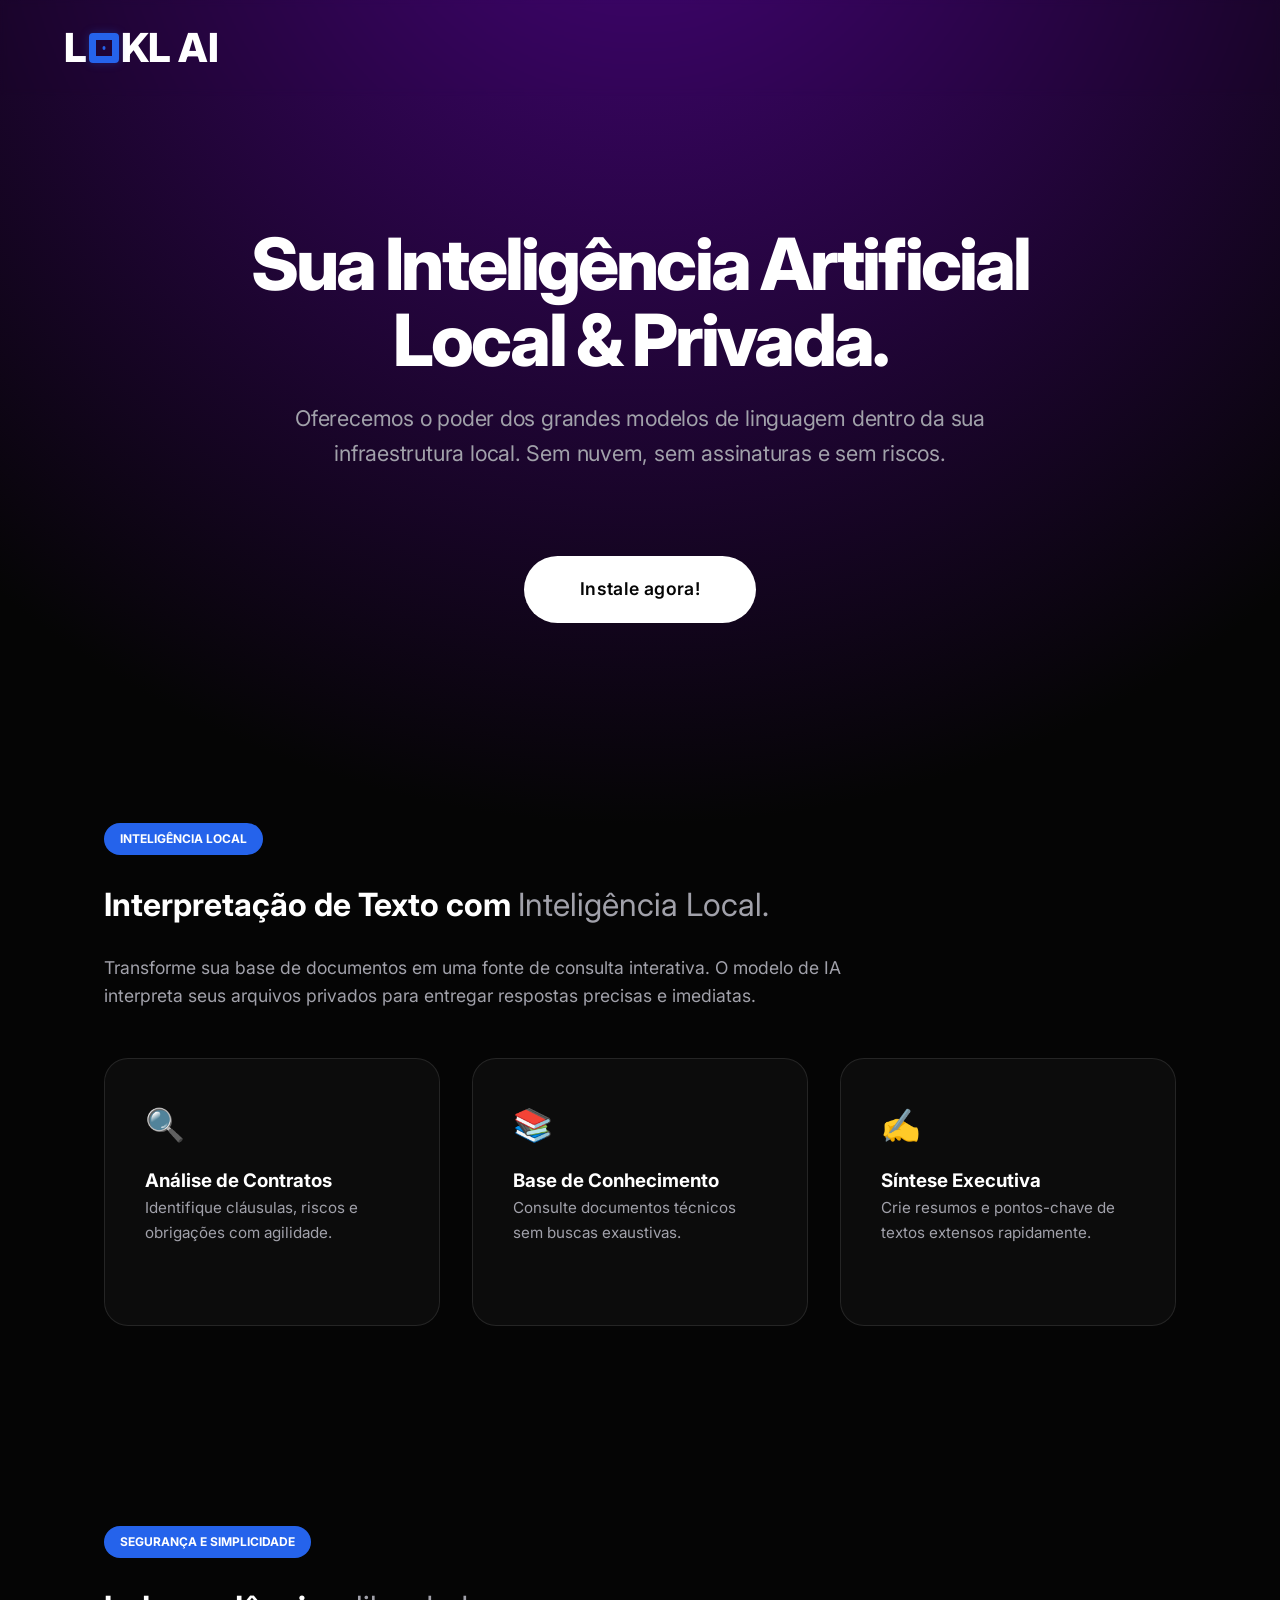
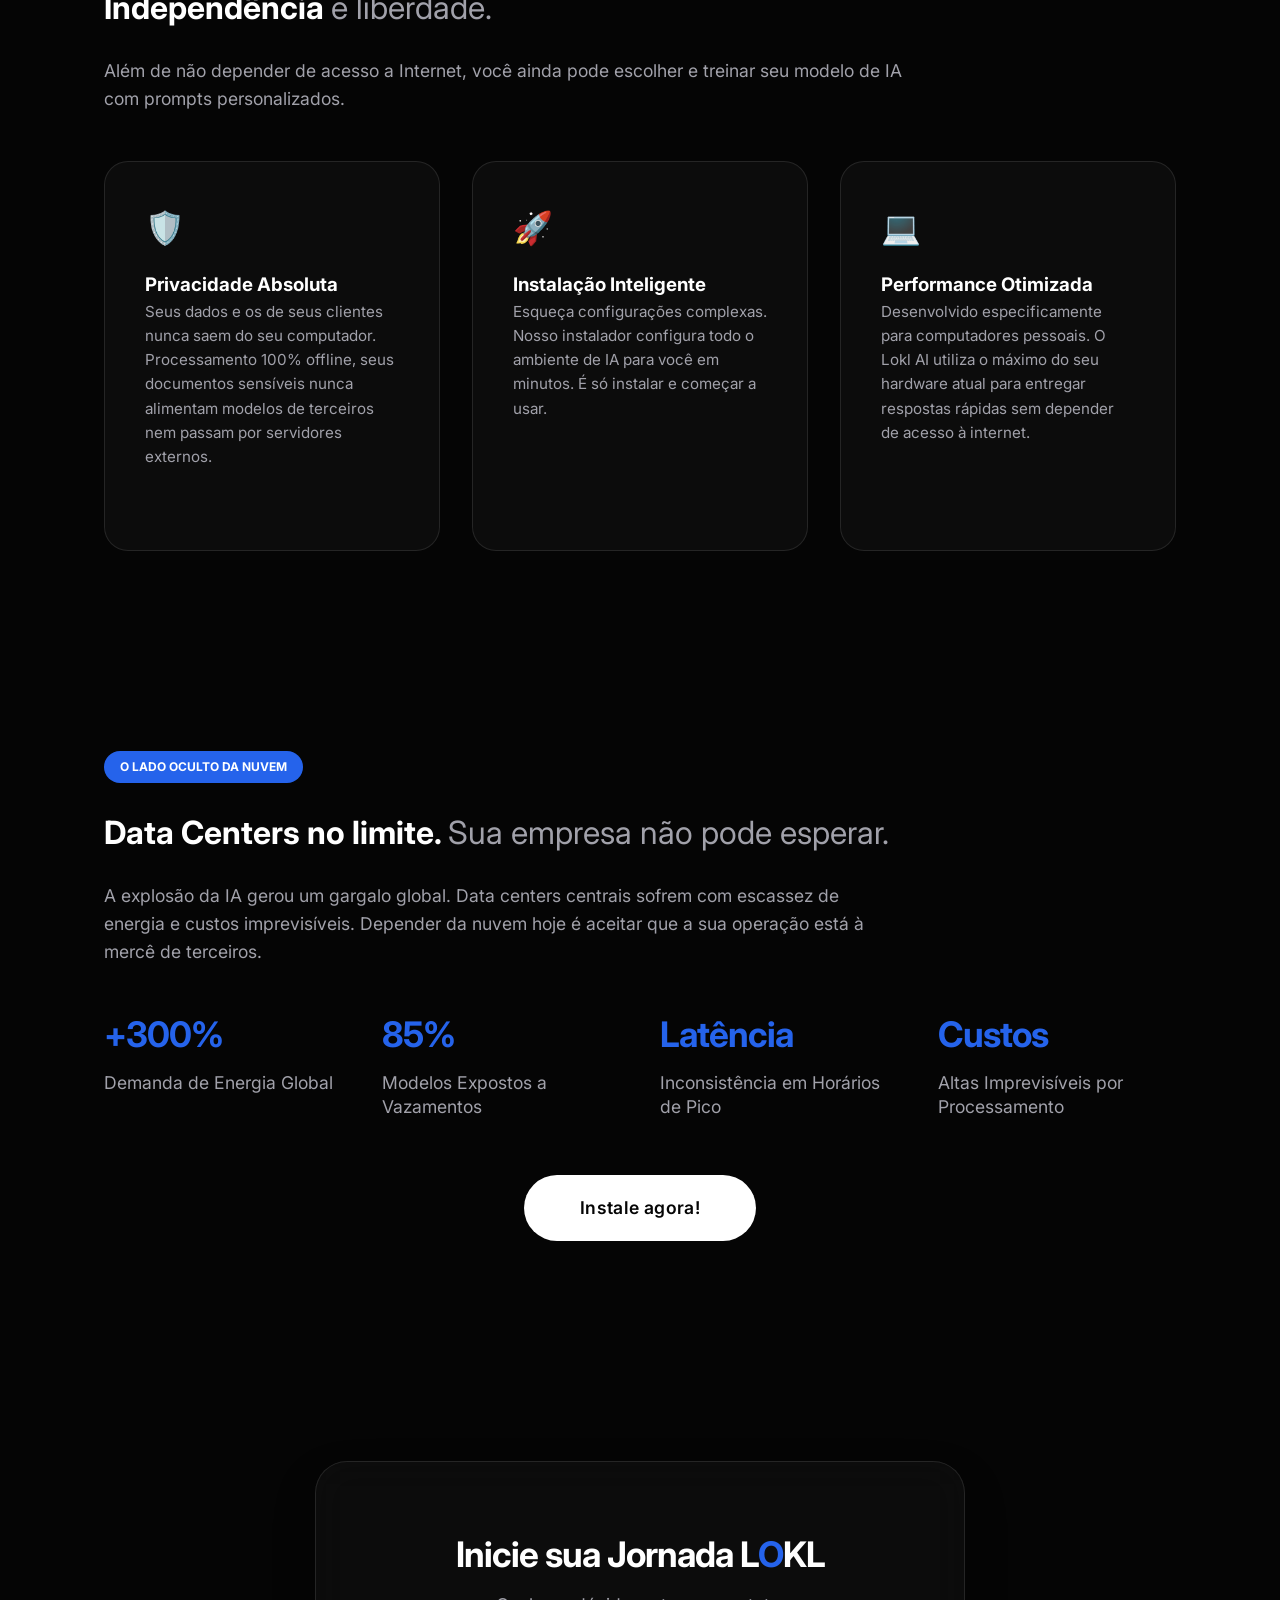
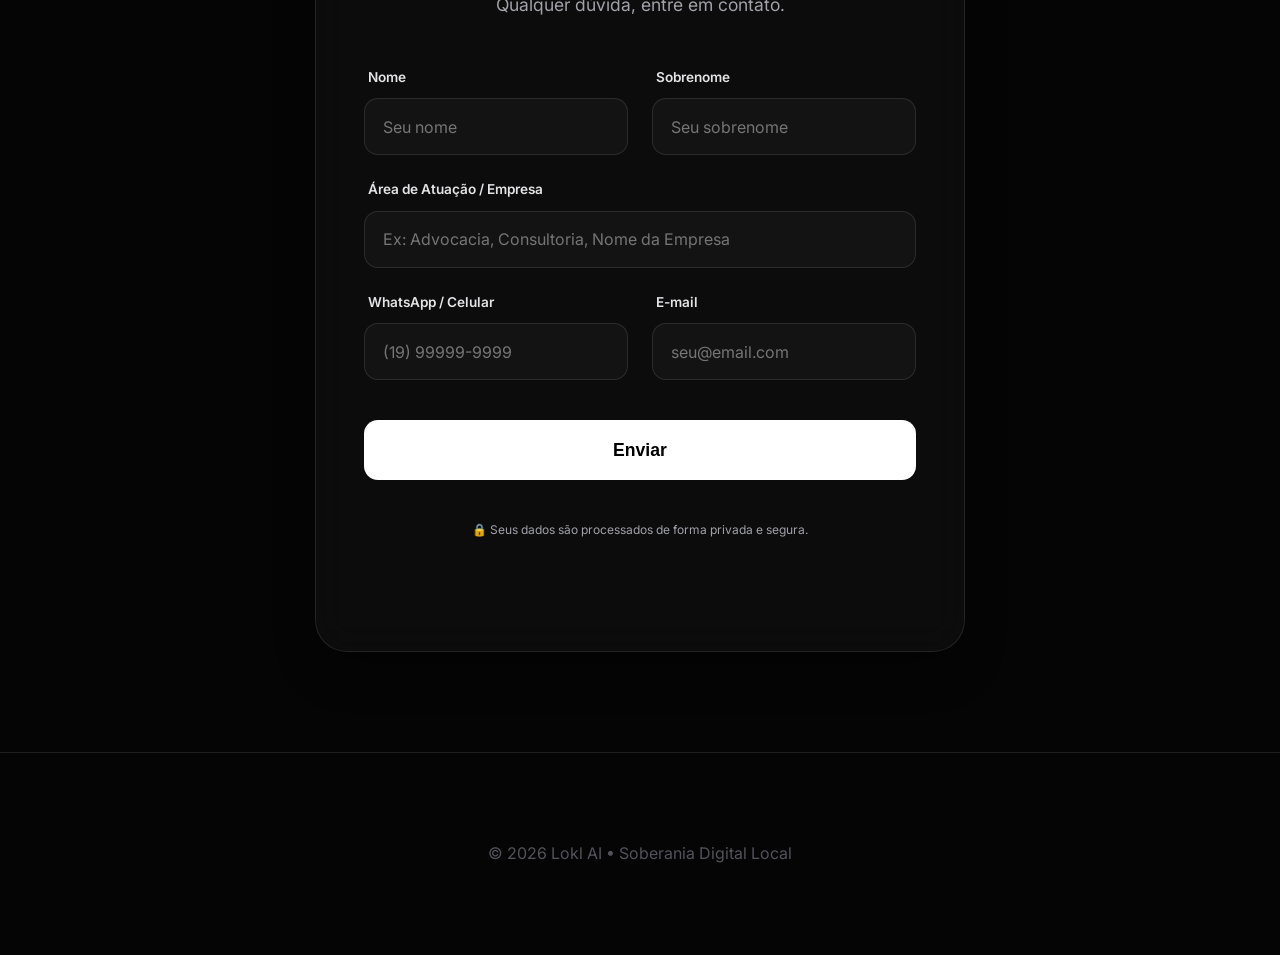
<file: app.html>
<!DOCTYPE html><html lang="pt-br"><head><meta charset="UTF-8"><title>LOKL AI em Campinas | [Rafael Selmi]</title><meta name="description" content="Sua IA Local com custo zero"><meta name="viewport" content="width=device-width,initial-scale=1"><meta name="robots" content="index, follow"><link rel="canonical" href="https://loklai.com/teste.html"><html lang="pt-BR"><meta property="og:title" content="Gestão de Automações Digitais em Campinas"><meta property="og:description" content="Soluções open source e Local AI para sua empresa."><meta property="og:type" content="website"><meta property="og:url" content="https://loklai.com/app.html"><meta property="og:image" content="https://loklai.com/img/capa.jpg"><meta name="twitter:card" content="summary_large_image"><link rel="icon" href="/favicon.ico"><link rel="preconnect" href="https://fonts.googleapis.com"><link href="https://fonts.googleapis.com/css2?family=Inter:wght@300;400;600;800&display=swap" rel="stylesheet"><link rel="stylesheet" href="style.css"></head><body><div class="bg-glow"></div><header><a href="#" class="logo">L<span class="logo-frame"></span>kl AI</a></header><main><section class="hero reveal"><h1>Sua Inteligência Artificial <span>Local & Privada.</span></h1><p>Oferecemos o poder dos grandes modelos de linguagem dentro da sua infraestrutura local. Sem nuvem, sem assinaturas e sem riscos.</p><div class="cta-container"><a href="#contato" class="cta-button">Instale agora!</a></div></section><section class="infra-crisis reveal"><div class="feature-content"><span class="badge">Inteligência Local</span><h2>Interpretação de Texto com <span>Inteligência Local.</span></h2><p>Transforme sua base de documentos em uma fonte de consulta interativa. O modelo de IA interpreta seus arquivos privados para entregar respostas precisas e imediatas.</p></div><div class="rag-grid"><div class="rag-item"><div class="rag-icon">🔍</div><h3>Análise de Contratos</h3><p>Identifique cláusulas, riscos e obrigações com agilidade.</p></div><div class="rag-item"><div class="rag-icon">📚</div><h3>Base de Conhecimento</h3><p>Consulte documentos técnicos sem buscas exaustivas.</p></div><div class="rag-item"><div class="rag-icon">✍️</div><h3>Síntese Executiva</h3><p>Crie resumos e pontos-chave de textos extensos rapidamente.</p></div></div></section><section class="infra-crisis reveal"><div class="feature-content"><span class="badge">Segurança e Simplicidade</span><h2>Independência <span>e liberdade.</span></h2><p>Além de não depender de acesso a Internet, você ainda pode escolher e treinar seu modelo de IA com prompts personalizados.</p></div><div class="rag-grid reveal"><div class="rag-item"><div class="rag-icon">🛡️</div><h3>Privacidade Absoluta</h3><p>Seus dados e os de seus clientes nunca saem do seu computador. Processamento 100% offline, seus documentos sensíveis nunca alimentam modelos de terceiros nem passam por servidores externos.</p></div><div class="rag-item"><div class="rag-icon">🚀</div><h3>Instalação Inteligente</h3><p>Esqueça configurações complexas. Nosso instalador configura todo o ambiente de IA para você em minutos. É só instalar e começar a usar.</p></div><div class="rag-item"><div class="rag-icon">💻</div><h3>Performance Otimizada</h3><p>Desenvolvido especificamente para computadores pessoais. O Lokl AI utiliza o máximo do seu hardware atual para entregar respostas rápidas sem depender de acesso à internet.</p></div></div></section><section class="infra-crisis reveal"><div class="crisis-content"><span class="badge">O Lado Oculto da Nuvem</span><h2>Data Centers no limite. <span>Sua empresa não pode esperar.</span></h2><p>A explosão da IA gerou um gargalo global. Data centers centrais sofrem com escassez de energia e custos imprevisíveis. Depender da nuvem hoje é aceitar que a sua operação está à mercê de terceiros.</p><div class="stats"><div class="stat-item"><strong>+300%</strong> <span>Demanda de Energia Global</span></div><div class="stat-item"><strong>85%</strong> <span>Modelos Expostos a Vazamentos</span></div><div class="stat-item"><strong>Latência</strong> <span>Inconsistência em Horários de Pico</span></div><div class="stat-item"><strong>Custos</strong> <span>Altas Imprevisíveis por Processamento</span></div></div><div class="cta-container"><a href="#contato" class="cta-button">Instale agora!</a></div></div></section><section id="contato" class="contact-section reveal"><div class="contact-container"><h2>Inicie sua Jornada L<span style="color:var(--accent)">O</span>KL</h2><p>Qualquer dúvida, entre em contato.</p><form class="contact-form" action="https://formspree.io/f/xwvrzway" method="POST"><div class="form-row"><div class="form-group"><label>Nome</label> <input type="text" name="firstName" placeholder="Seu nome" required></div><div class="form-group"><label>Sobrenome</label> <input type="text" name="lastName" placeholder="Seu sobrenome" required></div></div><div class="form-group"><label>Área de Atuação / Empresa</label> <input type="text" name="businessArea" placeholder="Ex: Advocacia, Consultoria, Nome da Empresa"></div><div class="form-row"><div class="form-group"><label>WhatsApp / Celular</label> <input type="tel" name="whatsapp" placeholder="(19) 99999-9999" required></div><div class="form-group"><label>E-mail</label> <input type="email" name="email" placeholder="seu@email.com" required></div></div><button type="submit" class="cta-button-form">Enviar</button><p class="subtitle" style="font-size:.75rem;margin-top:1rem;text-align:center">🔒 Seus dados são processados de forma privada e segura.</p></form></div></section></main><footer><div class="footer-content"><p>&copy; 2026 Lokl AI • Soberania Digital Local</p></div></footer><script src="script.js"></script></body></html>
</file>
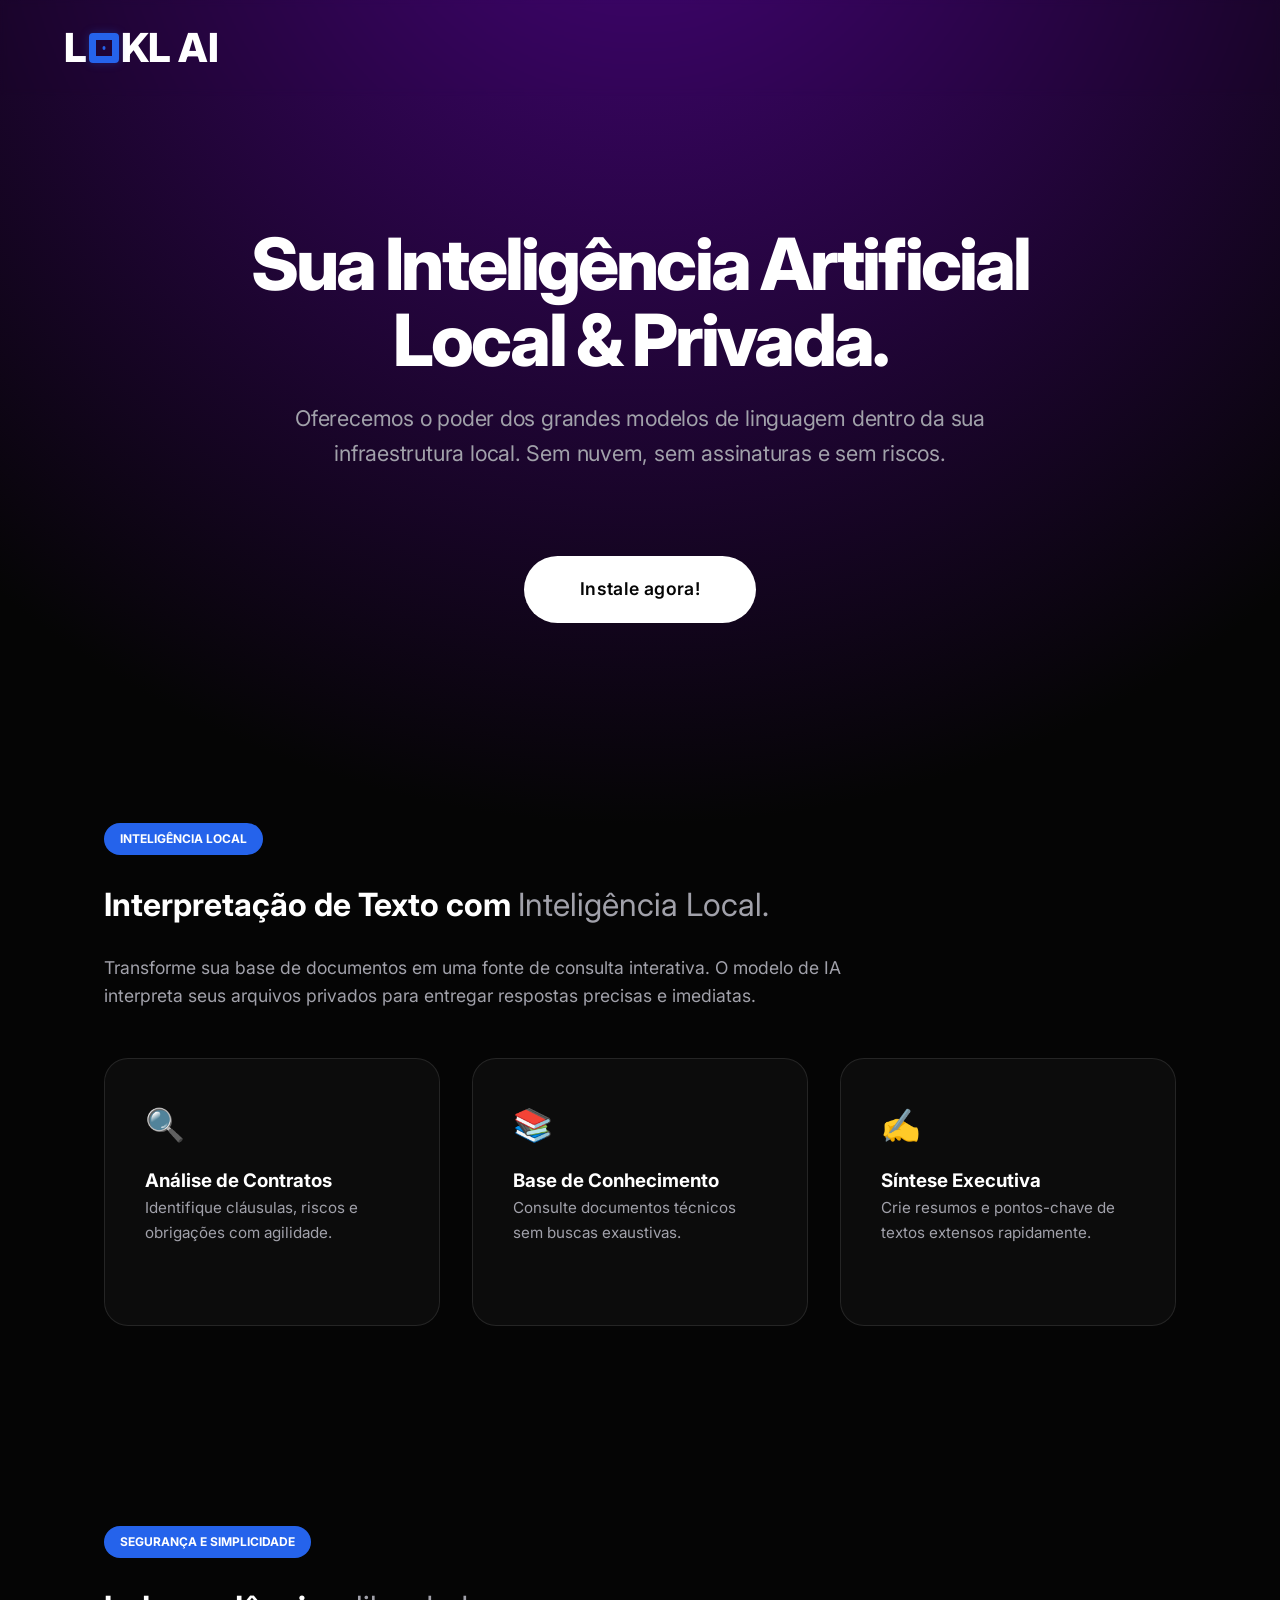
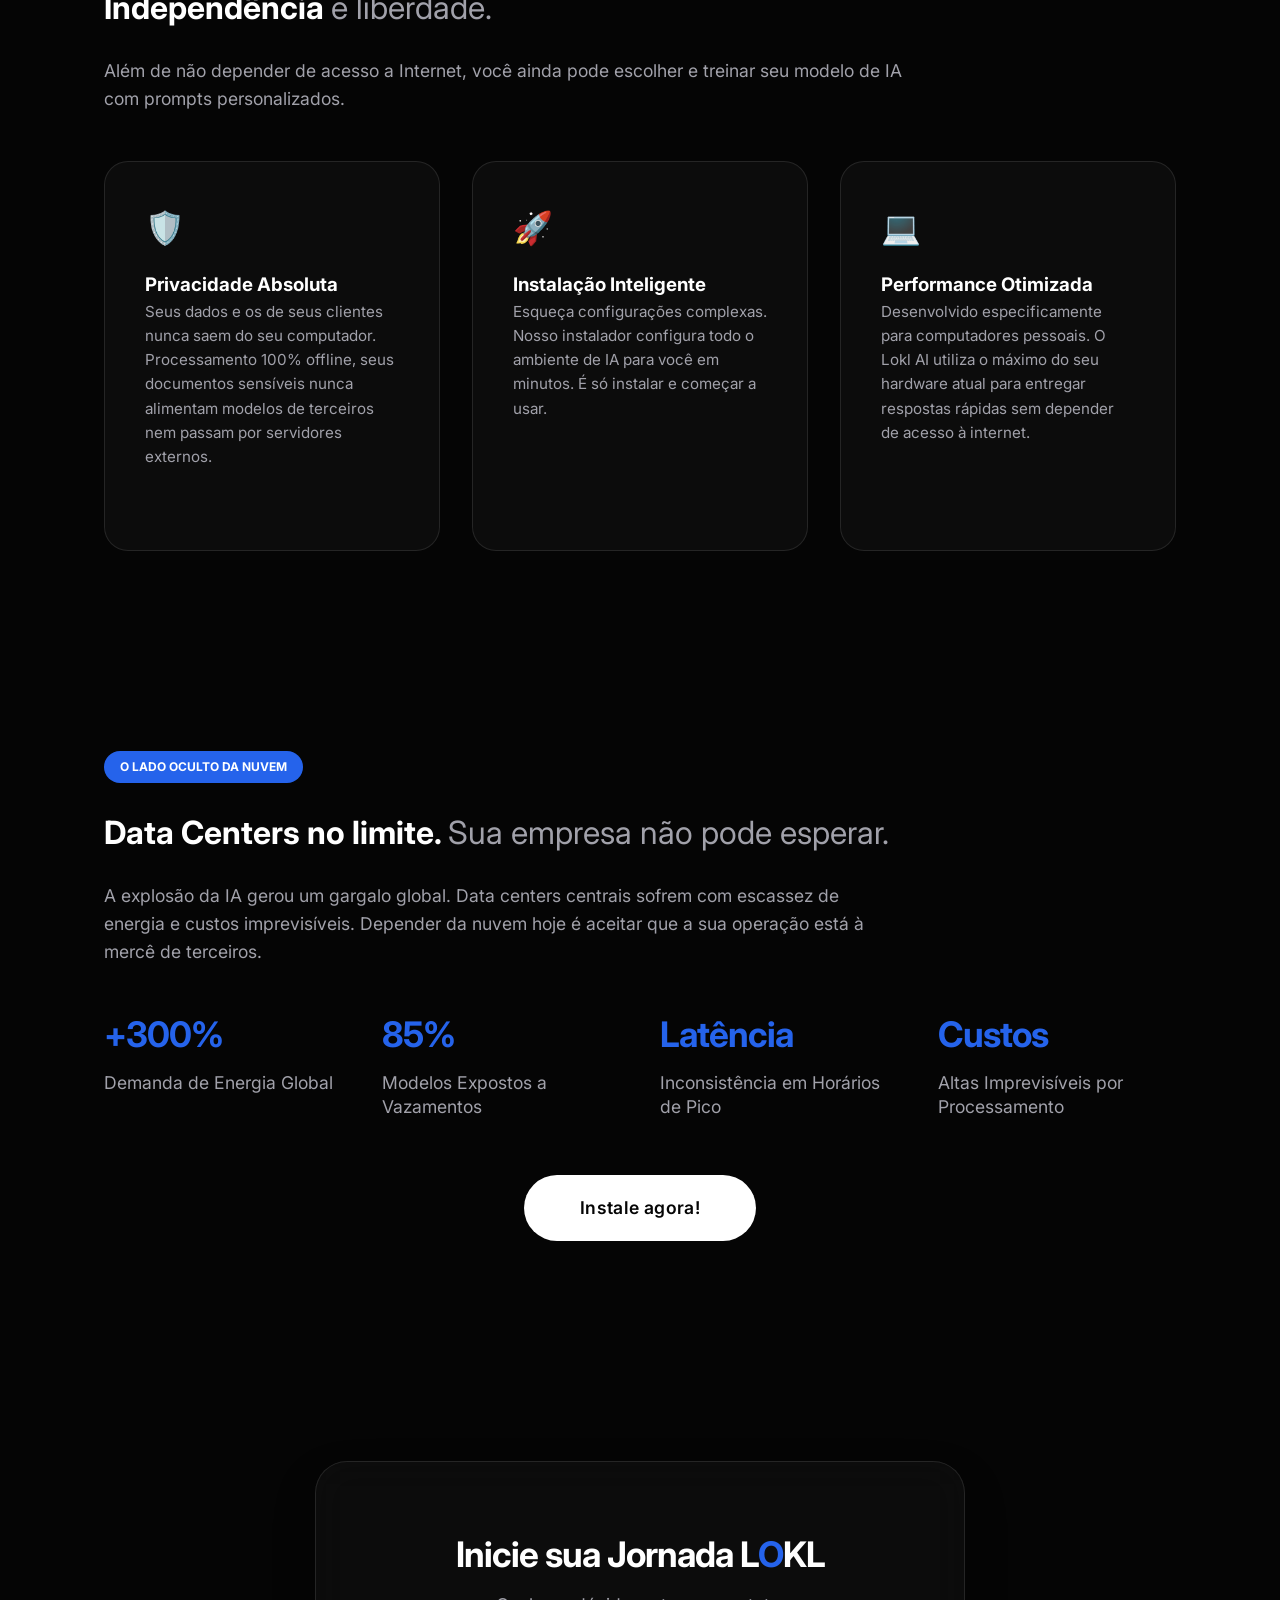
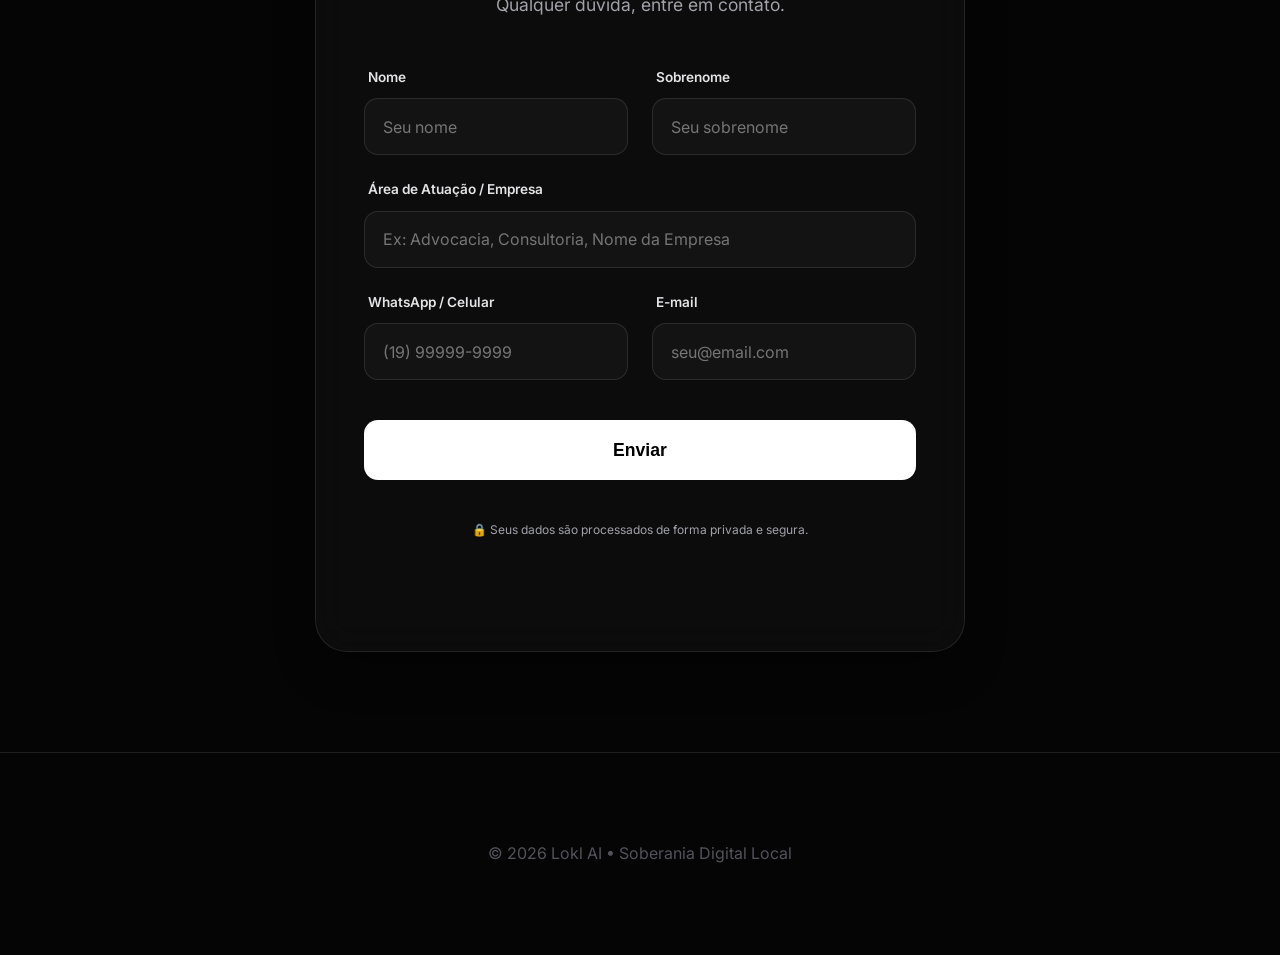
<file: lokl.html>
<!DOCTYPE html>
<html lang="pt-br">
<head>
    <meta charset="UTF-8">
    <meta name="viewport" content="width=device-width, initial-scale=1.0">
    <title>Lokl AI • Soberania Digital Local</title>
    <link rel="preconnect" href="https://fonts.googleapis.com">
    <link href="https://fonts.googleapis.com/css2?family=Inter:wght@300;400;600;800&display=swap" rel="stylesheet">
    <link rel="stylesheet" href="style.css">
</head>
<body>

    <div class="bg-glow"></div>

    <header>
    	<a href="#" class="logo">L<span class="logo-frame"></span>kl AI</a>
    </header>

    <main>
<!-- Hero Section -->
    <section class="hero reveal">
        <h1>Sua Inteligência Artificial <span>Local & Privada.</span></h1>
        <p>Oferecemos o poder dos grandes modelos de linguagem dentro da sua infraestrutura local. Sem nuvem, sem assinaturas e sem riscos.</p>
        <div class="cta-container">
            <a href="#contato" class="cta-button">Instale agora!</a>
        </div>
    </section>

<!-- Main features -->
    <section class="infra-crisis reveal">
        <div class="feature-content">
            <span class="badge">Inteligência Local</span>
            <h2>Interpretação de Texto com <span>Inteligência Local.</span></h2>
            <p>Transforme sua base de documentos em uma fonte de consulta interativa. O modelo de IA interpreta seus arquivos privados para entregar respostas precisas e imediatas.</p>
        </div>
            
            <div class="rag-grid">
                <div class="rag-item">
                    <div class="rag-icon">🔍</div>
                    <h3>Análise de Contratos</h3>
                    <p>Identifique cláusulas, riscos e obrigações com agilidade.</p>
                </div>
                <div class="rag-item">
                    <div class="rag-icon">📚</div>
                    <h3>Base de Conhecimento</h3>
                    <p>Consulte documentos técnicos sem buscas exaustivas.</p>
                </div>
                <div class="rag-item">
                    <div class="rag-icon">✍️</div>
                    <h3>Síntese Executiva</h3>
                    <p>Crie resumos e pontos-chave de textos extensos rapidamente.</p>
                </div>
        </div>
    </section>

<!-- Features -->
    <section class="infra-crisis reveal">
        <div class="feature-content">
            <span class="badge">Segurança e Simplicidade</span>
            <h2>Independência <span>e liberdade.</span></h2>
            <p>Além de não depender de acesso a Internet, você ainda pode escolher e treinar seu modelo de IA com prompts personalizados.</p>
        </div>

        <div class="rag-grid reveal">
            <div class="rag-item">
                <div class="rag-icon">🛡️</div>
                <h3>Privacidade Absoluta</h3>
                <p>Seus dados e os de seus clientes nunca saem do seu computador. Processamento 100% offline, seus documentos sensíveis nunca alimentam modelos de terceiros nem passam por servidores externos.</p>
            </div>
            <div class="rag-item">
                <div class="rag-icon">🚀</div>
                <h3>Instalação Inteligente</h3>
                <p>Esqueça configurações complexas. Nosso instalador configura todo o ambiente de IA para você em minutos. É só instalar e começar a usar.</p>
            </div>
            <div class="rag-item">
                <div class="rag-icon">💻</div>
                <h3>Performance Otimizada</h3>
                <p>Desenvolvido especificamente para computadores pessoais. O Lokl AI utiliza o máximo do seu hardware atual para entregar respostas rápidas sem depender de acesso à internet.</p>
            </div>
        </div>
    </section>

<!-- Seção de Impacto: A Crise da Infraestrutura -->
    <section class="infra-crisis reveal">
        <div class="crisis-content">
            <span class="badge">O Lado Oculto da Nuvem</span>
            <h2>Data Centers no limite. <span>Sua empresa não pode esperar.</span></h2>
            <p>A explosão da IA gerou um gargalo global. Data centers centrais sofrem com escassez de energia e custos imprevisíveis. Depender da nuvem hoje é aceitar que a sua operação está à mercê de terceiros.</p>
            <div class="stats">
                <div class="stat-item">
                    <strong>+300%</strong>
                    <span>Demanda de Energia Global</span>
                </div>
                <div class="stat-item">
                    <strong>85%</strong>
                    <span>Modelos Expostos a Vazamentos</span>
                </div>
                <div class="stat-item">
                    <strong>Latência</strong>
                    <span>Inconsistência em Horários de Pico</span>
                </div>
                <div class="stat-item">
                    <strong>Custos</strong>
                    <span>Altas Imprevisíveis por Processamento</span>
                </div>
            </div>
            <div class="cta-container">
                <a href="#contato" class="cta-button">Instale agora!</a>
            </div>
        </div>
    </section>

<!-- Seção de Contato -->
    <section id="contato" class="contact-section reveal">
        <div class="contact-container">
            <h2>Inicie sua Jornada L<span style="color: var(--accent);">O</span>KL</h2>
            <p>Qualquer dúvida, entre em contato.</p>
            <form class="contact-form" action="https://formspree.io/f/xwvrzway" method="POST">
                <div class="form-row">
                    <div class="form-group">
                        <label>Nome</label>
                        <input type="text" name="firstName" placeholder="Seu nome" required>
                    </div>
                    <div class="form-group">
                        <label>Sobrenome</label>
                        <input type="text" name="lastName" placeholder="Seu sobrenome" required>
                    </div>
                </div>
                
                <div class="form-group">
                    <label>Área de Atuação / Empresa</label>
                    <input type="text" name="businessArea" placeholder="Ex: Advocacia, Consultoria, Nome da Empresa">
                </div>

                <div class="form-row">
                    <div class="form-group">
                        <label>WhatsApp / Celular</label>
                        <input type="tel" name="whatsapp" placeholder="(19) 99999-9999" required>
                    </div>
                    <div class="form-group">
                        <label>E-mail</label>
                        <input type="email" name="email" placeholder="seu@email.com" required>
                    </div>
                </div>

                <button type="submit" class="cta-button-form">Enviar</button>
                <p class="subtitle" style="font-size: 0.75rem; margin-top: 1rem; text-align: center;">
                    🔒 Seus dados são processados de forma privada e segura.
                </p>
            </form>
        </div>
    </section>
</main>

<!-- Footer -->
    <footer>
        <div class="footer-content">
            <p>&copy; 2026 Lokl AI • Soberania Digital Local</p>
        </div>
    </footer>

    <script src="script.js"></script>
</body>
</html>
</file>
<file: style.css>
:root {
    --primary: #ffffff;
    --accent: #2563eb;
    --accent-gradient: linear-gradient(135deg, #2563eb 0%, #7c3aed 100%);
    --bg-dark: #050505;
    --glass: rgba(255, 255, 255, 0.03);
    --border: rgba(255, 255, 255, 0.1);
    --text-muted: #a1a1aa;
}

* { margin: 0; padding: 0; box-sizing: border-box; }

body {
    font-family: 'Inter', sans-serif;
    background-color: var(--bg-dark);
    color: var(--primary);
    overflow-x: hidden;
    line-height: 1.6;
}

/* Fundo Animado */
.bg-glow {
    position: fixed;
    top: 0; left: 0; width: 100%; height: 100%;
    background: radial-gradient(circle at 50% -20%, #440477 0%, #050505 80%);
    z-index: -1;
}

/* --- REVISÃO: LOGO TIPOGRÁFICO --- */
header {
    padding: 1rem 5%; /* Ajuste sutil de padding */
    display: flex;
    justify-content: space-between;
    align-items: center;
    -webkit-backdrop-filter: blur(3px);
    backdrop-filter: blur(3px);
    /* background: rgba(30, 27, 75, 0.3); /* Fundo sutil para o blur funcionar */
    position: sticky;
    top: 0; z-index: 100;
    /* border-bottom: 1px solid var(--border); /* Linha divisória fina */
}

/* --- CORREÇÃO: LOGO TIPOGRÁFICO --- */
.logo {
    font-family: 'Inter', sans-serif;
    font-weight: 800; /* Extra Bold para mais destaque */
    font-size: 2.5rem; /* Aumentamos a escala */
    letter-spacing: -0.01em;
    color: var(--primary);
    display: flex;
    align-items: center;
    text-decoration: none;
    text-transform: uppercase; /* Caixa alta para diferenciar do texto comum */
}

/* O "O" como um Frame Tecnológico */
.logo .logo-frame {
    display: inline-block;
    width: 30px;
    height: 30px;
    border: 7px solid var(--accent); /* Apenas o contorno em azul */
    border-radius: 4px; /* Cantos menos arredondados, mais industrial */
    margin: 0 2px;
    position: relative;
    box-shadow: 0 0 10px rgba(37, 99, 235, 0.3); /* Brilho sutil (glow) */
}

/* Um detalhe dentro do frame (opcional, simula um cursor ou núcleo) */
.logo .logo-frame::after {
    content: '';
    position: absolute;
    top: 50%; left: 50%;
    width: 3px; height: 4px;
    background: var(--accent);
    border-radius: 50%;
    transform: translate(-50%, -50%);
}

.logo:hover .logo-frame {
    border-color: #fff;
    box-shadow: 0 0 15px rgba(255, 255, 255, 0.5);
    transition: all 0.3s ease;
}

/* Esconde o "O" original do texto no HTML */
.logo span {
    display: none;
}

/* Ajuste para o logo em mobile */
@media (max-width: 480px) {
    .logo {
        font-size: 1.8rem; /* Diminui um pouco para não vazar a tela */
    }
    .logo .logo-frame {
        width: 22px;
        height: 22px;
        border-width: 5px;
    }
}

/* Hero Section */
.hero {
    padding: 130px 5% 80px; /* Aumentamos o respiro superior */
    text-align: center;
    max-width: 1024px; /* Estreitamos para a leitura não ficar cansativa */
    margin: 0 auto;
}

.hero h1 {
    font-size: clamp(2.8rem, 7vw, 4.5rem); /* Fonte levemente maior */
    font-weight: 800;
    line-height: 1.05; /* Título mais compacto e imponente */
    letter-spacing: -0.04em; /* Letras mais próximas, estilo Apple/Premium */
    margin-bottom: 1.5rem;
}

.hero p {
    font-size: 1.35rem; /* Texto de apoio mais legível */
    color: var(--text-muted);
    max-width: 700px;
    margin: 0 auto 3.5rem;
    font-weight: 400;
    line-height: 1.6;
    letter-spacing: -0.01em;
}

.hero .cta-container {
    padding-top: 30px;
}

.hero .cta-button {
    padding: 1.2rem 3.5rem;
    font-size: 1.1rem;
    letter-spacing: 0.02em;
}

/* Botões */
.cta-button {
    background: var(--primary); color: var(--bg-dark);
    padding: 1rem 3rem; border-radius: 100px;
    text-decoration: none; font-weight: 600;
    transition: all 0.3s ease; display: inline-block;
}

.cta-button:hover {
    transform: translateY(-3px);
    box-shadow: 0 15px 30px rgba(37, 99, 235, 0.3);
    background: var(--accent);
    color: #fff; 
}

/* Infra Crisis Section */
.infra-crisis {
    padding: 80px 5%;
    max-width: 1200px;
    margin: 40px auto;
}

.badge {
    background: var(--accent);
    padding: 0.4rem 1rem; border-radius: 50px;
    font-size: 0.75rem; font-weight: 700;
    text-transform: uppercase; display: inline-block; margin-bottom: 1.5rem;
}

.infra-crisis h2 { font-size: clamp(1rem, 5vw, 2rem); margin-bottom: 1.5rem}
.infra-crisis h2 span { color: var(--text-muted); font-weight: 400; }
.infra-crisis p { color: var(--text-muted); max-width: 800px; font-size: 1.1rem; margin-bottom: 2.5rem; }
.infra-crisis .cta-button {
    padding: 1.2rem 3.5rem;
    font-size: 1.1rem;
    letter-spacing: 0.02em;
    text-transform: none; /* Mantém amigável, sem gritar em Caps Lock */
}

/* Ajuste para 4 colunas de impacto */
.stats { 
    display: grid;
    grid-template-columns: repeat(auto-fit, minmax(200px, 1fr));
    gap: 2.5rem; 
    margin-top: 2rem;
}

.stat-item strong { 
    display: block; 
    font-size: 2.2rem; /* Aumentei um pouco o destaque numérico */
    color: var(--accent); 
    letter-spacing: -1px;
    margin-bottom: 0.5rem;
}

.stat-item span { 
    font-size: 1.1rem; 
    color: #a1a1aa; 
    line-height: 1.4;
    display: block;
}

/* Open Source */
.open-source {
    padding: 80px 5%;
    max-width: 1200px;
    margin: 40px auto;
}

.open-source h2 { font-size: clamp(1rem, 5vw, 2rem); margin-bottom: 1.5rem}
.open-source h2 span { color: var(--text-muted); font-weight: 400; }
.open-source p { color: var(--text-muted); max-width: 800px; font-size: 1.1rem; margin-bottom: 2.5rem; }
.open-source .cta-button {
    padding: 1.2rem 3.5rem;
    font-size: 1.1rem;
    letter-spacing: 0.02em;
    text-transform: none; /* Mantém amigável, sem gritar em Caps Lock */
}

.opensource { 
    display: grid;
    grid-template-columns: repeat(auto-fit, minmax(200px, 1fr));
    gap: 2.5rem; 
    margin-top: 2rem;
}

.opensource-item strong { 
    display: block; 
    font-size: 1.5rem; /* Aumentei um pouco o destaque numérico */
    line-height: 1.5rem;
    color: var(--accent); 
    letter-spacing: -1px;
    margin-bottom: 0.5rem;
}

.opensource-item span { 
    font-size: 1.1rem; 
    color: #a1a1aa; 
    line-height: 1.4;
    display: block;
}

.open-source .cta-container {
    padding-top: 55px;
    text-align: center;
}
/* Main Features */
.rag-feature {
    padding: 80px 5%;
    max-width: 1200px;
    margin: 0 auto;
    text-align: center;
}

.rag-grid {
    display: grid;
    grid-template-columns: repeat(auto-fit, minmax(250px, 1fr));
    gap: 2rem;
    margin-top: 3rem;
}

.rag-item {
    background: var(--glass);
    padding: 2.5rem;
    border-radius: 24px;
    border: 1px solid var(--border);
    transition: transform 0.3s ease;
}

.rag-item:hover {
    transform: translateY(-5px);
    border-color: var(--accent);
}

.rag-icon {
    font-size: 2rem;
    margin-bottom: 1rem;
}

.rag-item h4 {
    margin-bottom: 0.8rem;
    color: var(--primary);
}

.rag-item p {
    font-size: 0.95rem;
    color: var(--text-muted);
}

.rag-item p span {
    color: white;
    font-weight: 400;
}

/* Features */
.features {
    display: grid;
    grid-template-columns: repeat(auto-fit, minmax(300px, 1fr));
    gap: 2rem; padding: 4rem 5%;
}

.feature-card {
    background: var(--glass);
    padding: 3rem 2rem; 
    border-radius: 24px;
    border: 1px solid var(--border);
    backdrop-filter: blur(10px);
    display: flex;
    flex-direction: column;
    height: 100%; /* Garante que todos os cards tenham a mesma altura */
}

.feature-card h3 { 
    font-size: 1.4rem; 
    margin-bottom: 1.2rem;
    letter-spacing: -0.02em; /* Títulos mais elegantes */
}

.feature-card p { 
    color: var(--text-muted); 
    font-size: 1rem; 
    line-height: 1.5;
}

.infra-crisis .cta-container {
    padding-top: 55px;
    text-align: center;
}

/* Formulário de Contacto */
.contact-section { 
    padding: 100px 5%; 
    display: flex;
    justify-content: center; /* Garante centralização horizontal */
}

.contact-container {
    width: 100%;
    max-width: 650px; 
    background: var(--glass); 
    padding: 4rem 3rem;
    border-radius: 32px; 
    border: 1px solid var(--border);
    backdrop-filter: blur(20px);
    box-shadow: 0 20px 40px rgba(0,0,0,0.3);
}

.contact-container h2 { 
    text-align: center; 
    margin-bottom: 0.5rem; 
    font-size: 2.2rem; 
    letter-spacing: -1px;
}

.contact-container p { 
    text-align: center; 
    color: var(--text-muted); 
    margin-bottom: 3rem; 
    font-size: 1.1rem;
}

.contact-form { 
    display: flex;
    flex-direction: column;
    gap: 1.5rem; 
}

.form-row { 
    display: grid; 
    grid-template-columns: 1fr 1fr; 
    gap: 1.5rem; 
}

.form-group { 
    display: flex; 
    flex-direction: column; 
    gap: 0.6rem; 
}

.form-group label { 
    font-size: 0.85rem; 
    font-weight: 600; 
    color: #e4e4e7; 
    margin-left: 4px;
}

.form-group input {
    background: rgba(255, 255, 255, 0.03); 
    border: 1px solid var(--border);
    padding: 1.1rem; 
    border-radius: 14px; 
    color: #fff;
    font-family: inherit;
    font-size: 1rem;
    transition: all 0.3s ease;
    width: 100%;
}

.form-group input:focus {
    outline: none;
    border-color: var(--accent);
    background: rgba(255, 255, 255, 0.07);
    box-shadow: 0 0 0 4px rgba(37, 99, 235, 0.1);
}

.cta-button-form {
    background: #fff; 
    color: #000; 
    border: none;
    padding: 1.2rem; 
    border-radius: 14px; 
    font-weight: 700;
    font-size: 1.1rem;
    cursor: pointer; 
    margin-top: 1rem; 
    transition: all 0.3s ease;
}

.cta-button-form:hover { 
    background: var(--accent); 
    color: #fff; 
    transform: translateY(-2px);
}

/* Ajuste Responsivo */
@media (max-width: 600px) {
    .form-row { 
        grid-template-columns: 1fr; 
    }
    .contact-container {
        padding: 2.5rem 1.5rem;
    }
}

/* Footer */
footer { padding: 5.5rem 5%; text-align: center; border-top: 1px solid var(--border); color: #52525b; }

/* Animações */
.reveal { opacity: 0; transform: translateY(30px); transition: all 0.8s ease-out; }
.reveal.active { opacity: 1; transform: translateY(0); }

@media (max-width: 768px) {
    .form-row { grid-template-columns: 1fr; }
    .hero { padding-top: 80px; }
}

/* ===== LOKLAI WIDGET WHATSAPP - 1 CLIQUE ===== */
.lk-chat-btn{position:fixed;bottom:24px;right:24px;width:60px;height:60px;background:#25D366;border-radius:50%;display:flex;align-items:center;justify-content:center;box-shadow:0 4px 16px rgba(0,0,0,.25);cursor:pointer;z-index:9999;transition:transform.2s}
.lk-chat-btn:hover{transform:scale(1.07)}
.lk-chat-btn svg{width:32px;height:32px;fill:#fff}

.lk-chat{position:fixed;bottom:100px;right:24px;width:360px;max-width:calc(100vw - 32px);height:500px;background:#0b141a;border-radius:16px;box-shadow:0 12px 40px rgba(0,0,0,.4);display:none;flex-direction:column;overflow:hidden;z-index:9999;font-family:system-ui,-apple-system,Segoe UI,Roboto,sans-serif;border:1px solid #222d34}
.lk-chat.open{display:flex;animation:lkUp.25s ease}

@keyframes lkUp{from{opacity:0;transform:translateY(20px)}to{opacity:1;transform:translateY(0)}}

.lk-h{background:#202c33;color:#e9edef;padding:14px 16px;display:flex;align-items:center;gap:12px;border-bottom:1px solid #222d34}
.lk-h-avatar{width:40px;height:40px;background:#25D366;border-radius:50%;display:flex;align-items:center;justify-content:center;font-weight:600;color:#0b141a}
.lk-h h4{margin:0;font-size:15px;font-weight:600}
.lk-h span{font-size:12px;color:#8696a0}

.lk-m{flex:1;padding:16px;overflow-y:auto;background:#0b141a;background-image:url("data:image/svg+xml,%3Csvg width='100' height='100' viewBox='0 0 100 100' xmlns='http://www.w3.org/2000/svg'%3E%3Cpath d='M0 0h100v100H0z' fill='none'/%3E%3Cpath d='M20 20c10-10 30-10 40 0s10 30 0 40-30 10-40 0-10-30 0-40z' fill='%23111b21' fill-opacity='0.3'/%3E%3C/svg%3E")}
.lk-b{max-width:78%;padding:9px 12px;border-radius:8px;margin-bottom:10px;font-size:14px;line-height:1.4;word-wrap:break-word}
.lk-bot{background:#202c33;color:#e9edef;border-top-left-radius:2px}
.lk-user{background:#005c4b;color:#e9edef;margin-left:auto;border-top-right-radius:2px}
.lk-cta{text-align:center;margin:14px 0}
.lk-cta a{background:#25D366;color:#0b141a;padding:11px 20px;border-radius:24px;text-decoration:none;font-size:14px;font-weight:600;display:inline-block;transition:.2s}
.lk-cta a:hover{background:#1ebe5d}

.lk-i{display:flex;padding:10px;background:#202c33;gap:8px;align-items:center;border-top:1px solid #222d34}
.lk-i input{flex:1;padding:11px 14px;border:none;border-radius:20px;outline:none;background:#2a3942;color:#e9edef;font-size:14px}
.lk-i input::placeholder{color:#8696a0}
.lk-i button{background:#25D366;color:#0b141a;border:none;padding:10px 16px;border-radius:20px;cursor:pointer;font-weight:600;font-size:14px}
.lk-i button:hover{background:#1ebe5d}

@media(max-width:480px){.lk-chat{right:16px;left:16px;width:auto;bottom:84px;height:50vh}}
</file>
